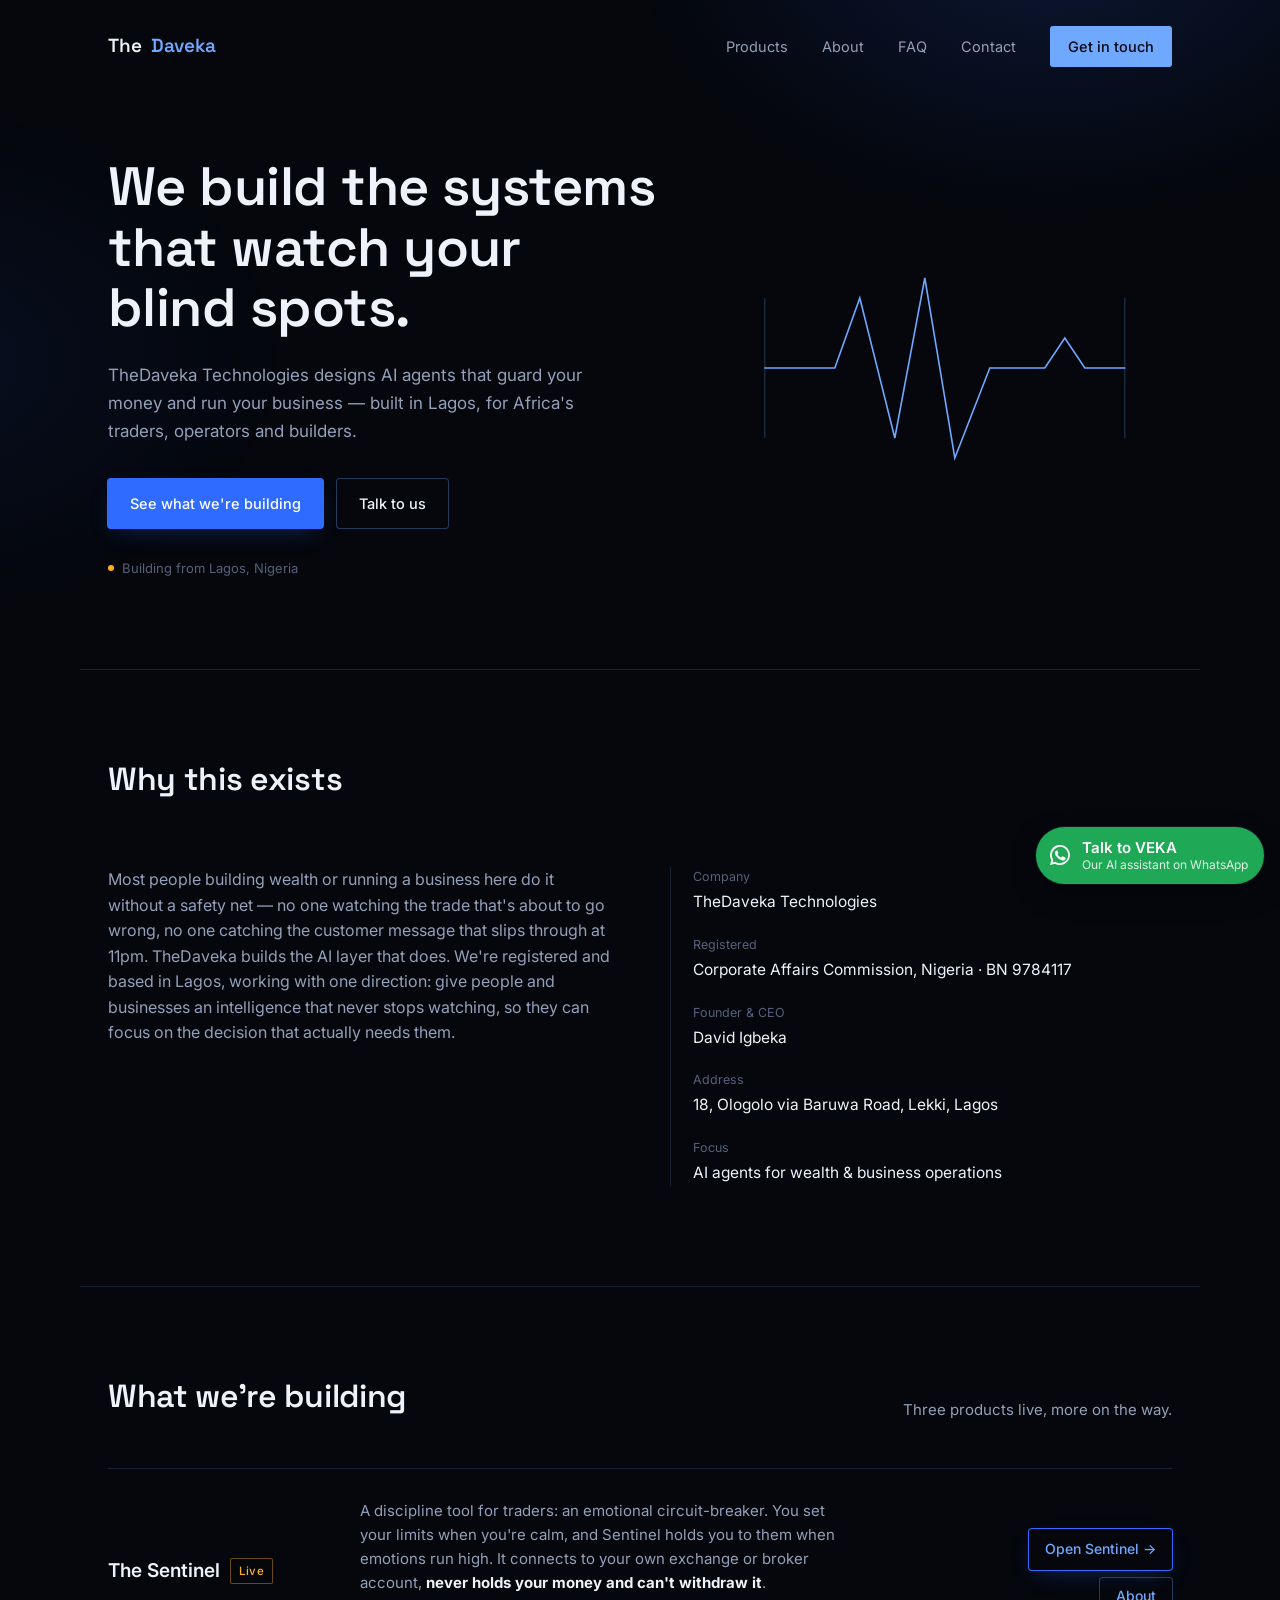
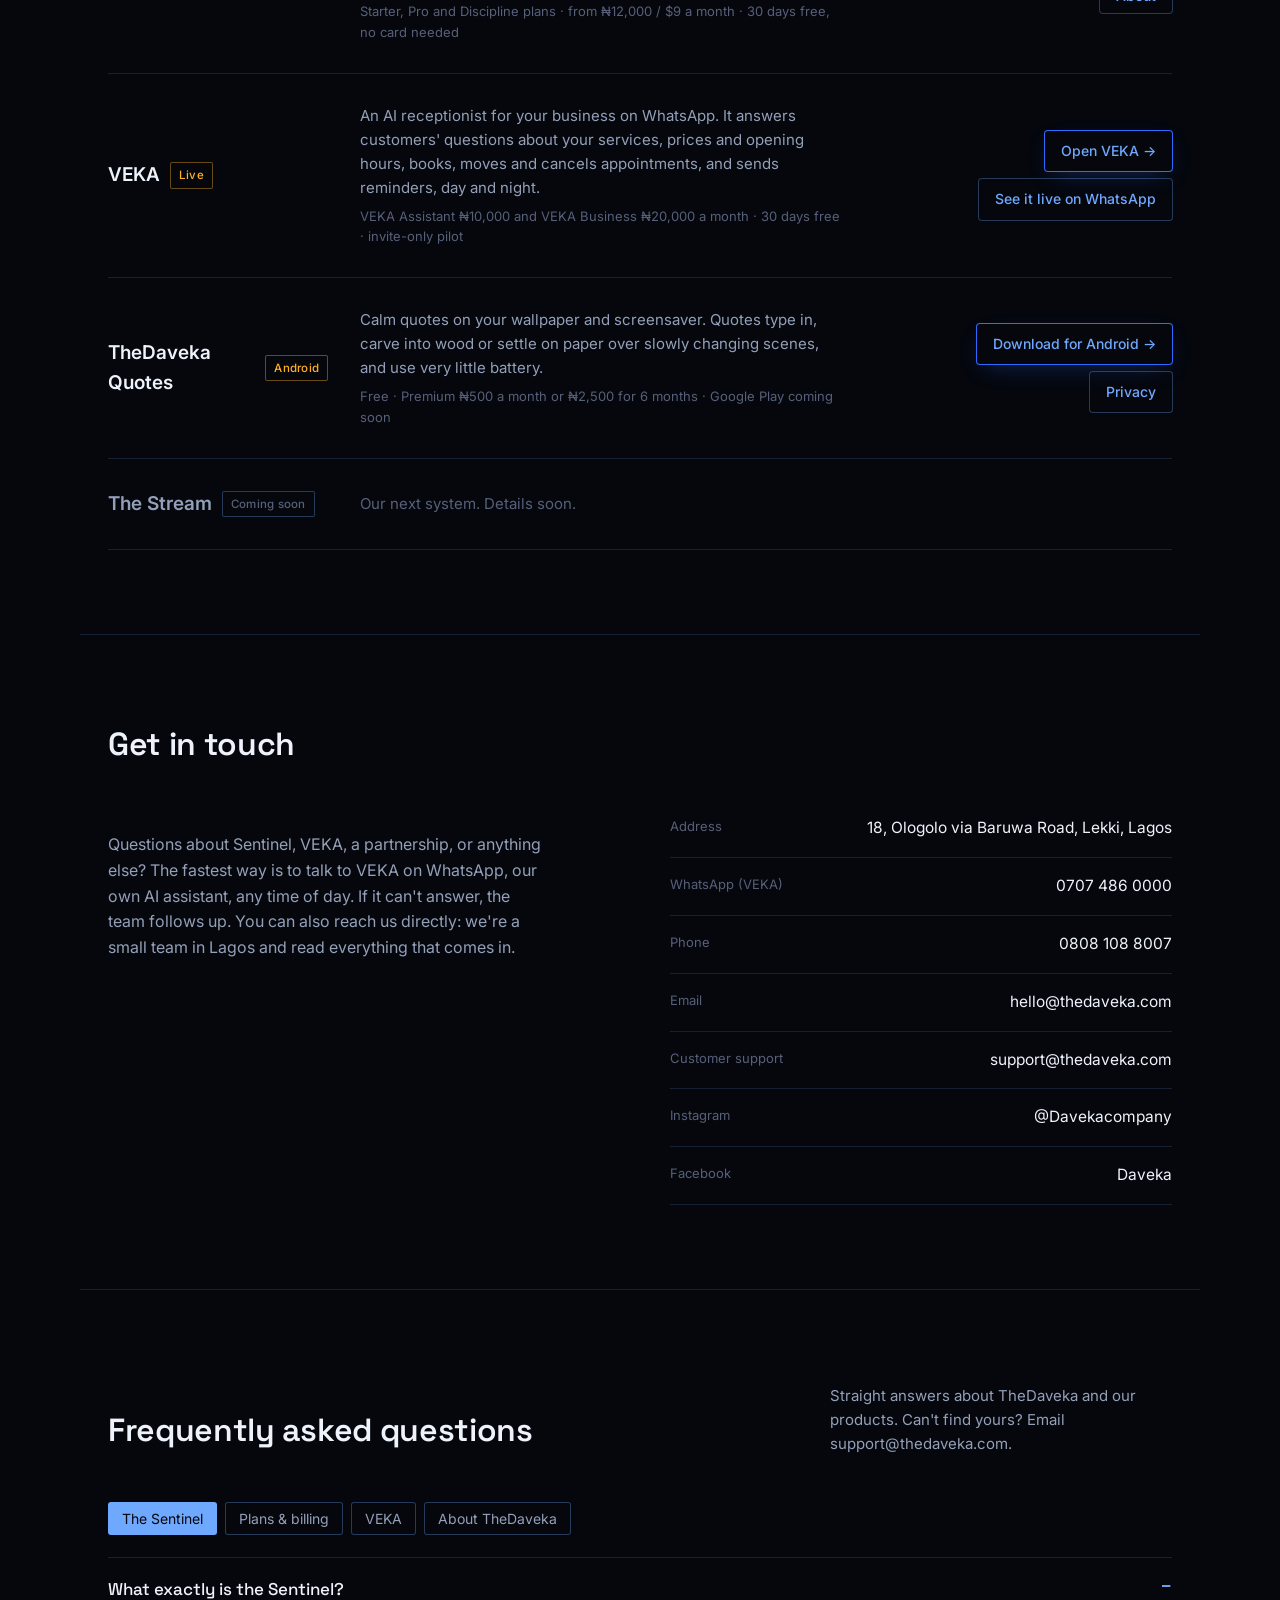
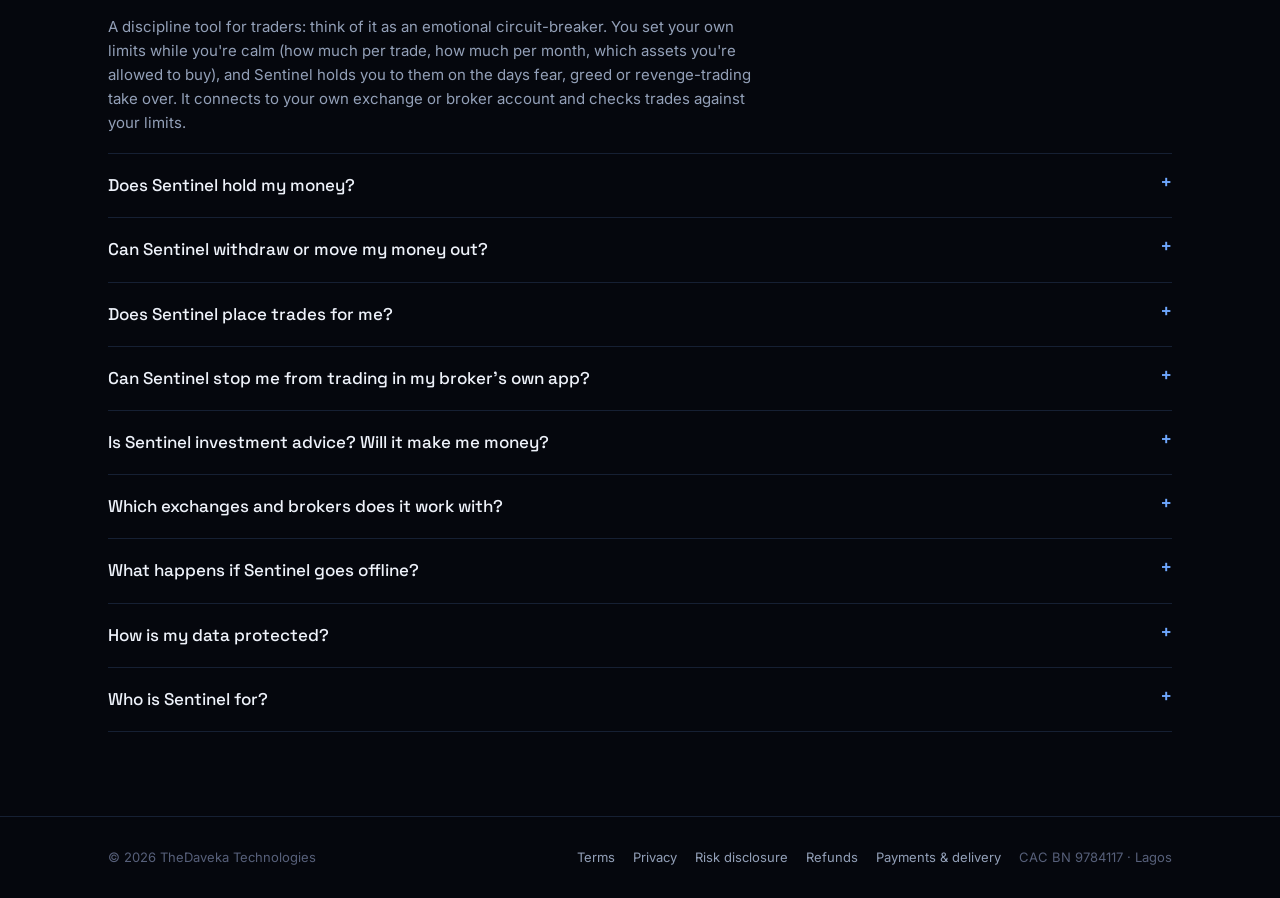
<file: index.html>
<!DOCTYPE html>
<html lang="en">
<head>
<meta charset="UTF-8">
<meta name="viewport" content="width=device-width, initial-scale=1.0">
<title>TheDaveka Technologies — AI systems built to watch what matters</title>
<meta name="description" content="TheDaveka Technologies builds AI agents that guard your money and run your business. Based in Lagos, Nigeria.">
<link rel="icon" type="image/png" sizes="32x32" href="/favicon-32.png?v=3">
<link rel="icon" type="image/png" sizes="64x64" href="/favicon-64.png?v=3">
<link rel="apple-touch-icon" href="/apple-touch-icon.png">
<link rel="preconnect" href="https://fonts.googleapis.com">
<link rel="preconnect" href="https://fonts.gstatic.com" crossorigin>
<link href="https://fonts.googleapis.com/css2?family=Space+Grotesk:wght@400;500;600;700&family=Inter:wght@400;500;600&display=swap" rel="stylesheet">
<style>
  :root{
    --bg: #05070d;
    --bg-panel: #0a1120;
    --bg-panel-2: #0c1424;
    --rule: rgba(111,168,255,0.16);
    --rule-strong: rgba(111,168,255,0.32);
    --electric: #2f6bff;
    --electric-bright: #6fa8ff;
    --glow: rgba(47,107,255,0.35);
    --live: #ffb020;
    --text: #eef2fa;
    --text-muted: #93a0b8;
    --text-faint: #57607a;
    --max: 1120px;
  }
  *{ box-sizing: border-box; }
  html{ scroll-behavior: smooth; }
  body{
    margin:0; background: var(--bg); color: var(--text);
    font-family: 'Inter', -apple-system, sans-serif;
    font-size: 16px; line-height: 1.6; -webkit-font-smoothing: antialiased;
  }
  h1, h2, h3, .wordmark{ font-family: 'Space Grotesk', sans-serif; margin: 0; letter-spacing: -0.01em; }
  a{ color: inherit; text-decoration: none; }
  .wrap{ max-width: var(--max); margin: 0 auto; padding: 0 28px; }
  .ambient{
    position: fixed; inset: 0; z-index: 0; pointer-events: none;
    background:
      radial-gradient(700px 480px at 82% -8%, rgba(47,107,255,0.16), transparent 60%),
      radial-gradient(600px 420px at -6% 40%, rgba(47,107,255,0.08), transparent 60%);
  }
  header, main, footer{ position: relative; z-index: 1; }
  header{
    display:flex; align-items:center; justify-content:space-between;
    padding: 26px 28px; max-width: var(--max); margin: 0 auto;
  }
  .wordmark{ font-size: 19px; font-weight: 600; color: var(--text); display:flex; align-items:center; gap: 10px; }
  .wordmark span{ color: var(--electric-bright); }
  nav.links{ display:flex; align-items:center; gap: 34px; }
  nav.links a{ font-size: 14.5px; color: var(--text-muted); transition: color .15s ease; }
  nav.links a:hover{ color: var(--text); }
  nav.links a.cta{ color: var(--bg); background: var(--electric-bright); padding: 9px 18px; border-radius: 3px; font-weight: 500; }
  nav.links a.cta:hover{ background: #85b6ff; }
  .nav-toggle{ display:none; background:none; border:none; color: var(--text); font-size: 22px; cursor:pointer; }
  .hero{
    max-width: var(--max); margin: 0 auto; padding: 64px 28px 90px;
    display: grid; grid-template-columns: 1.1fr 0.9fr; gap: 56px; align-items: center;
  }
  .hero h1{ font-size: clamp(34px, 4.6vw, 54px); font-weight: 600; line-height: 1.12; color: var(--text); }
  .hero p.lede{ margin-top: 22px; max-width: 46ch; color: var(--text-muted); font-size: 17px; line-height: 1.65; }
  .hero .actions{ margin-top: 34px; display: flex; gap: 14px; flex-wrap: wrap; }
  .btn{ display: inline-block; padding: 13px 22px; border-radius: 3px; font-size: 14.5px; font-weight: 500; transition: all .15s ease; cursor: pointer; border: none; font-family: inherit; }
  .btn-primary{ background: var(--electric); color: #fff; box-shadow: 0 0 0 1px var(--electric), 0 8px 24px -8px var(--glow); }
  .btn-primary:hover{ background: var(--electric-bright); box-shadow: 0 0 0 1px var(--electric-bright), 0 8px 28px -6px var(--glow); }
  .btn-ghost{ color: var(--text); box-shadow: 0 0 0 1px var(--rule-strong); background: transparent; }
  .btn-ghost:hover{ box-shadow: 0 0 0 1px var(--electric-bright); }
  .btn-small{ padding: 9px 16px; font-size: 13px; }
  .hero .locale{ margin-top: 30px; font-size: 13px; color: var(--text-faint); display:flex; align-items:center; gap: 8px; }
  .dot{ width:6px; height:6px; border-radius:50%; background: var(--live); display:inline-block; flex-shrink:0; }
  .signal{ position: relative; height: 260px; }
  .signal svg{ width: 100%; height: 100%; display:block; }
  .signal-line{ fill:none; stroke: var(--electric-bright); stroke-width: 1.6; stroke-linecap: round; stroke-dasharray: 900; stroke-dashoffset: 900; animation: draw 2.2s ease-out forwards; }
  .rail{ stroke: var(--rule-strong); stroke-width: 1; }
  @keyframes draw{ to{ stroke-dashoffset: 0; } }
  @media (prefers-reduced-motion: reduce){ .signal-line{ animation: none; stroke-dashoffset: 0; } }
  section{ max-width: var(--max); margin: 0 auto; padding: 84px 28px; border-top: 1px solid var(--rule); }
  section > .head{ display:flex; justify-content: space-between; align-items: flex-end; gap: 24px; margin-bottom: 46px; }
  section h2{ font-size: clamp(24px, 3vw, 32px); font-weight: 600; }
  section .head p{ color: var(--text-muted); max-width: 38ch; font-size: 15px; margin: 10px 0 0; }
  .about-grid{ display:grid; grid-template-columns: 1fr 1fr; gap: 60px; }
  .about-grid p{ color: var(--text-muted); font-size: 16px; max-width: 52ch; }
  .facts{ display:flex; flex-direction: column; gap: 20px; padding-left: 22px; border-left: 1px solid var(--rule); }
  .facts dt{ font-size: 12.5px; color: var(--text-faint); margin-bottom: 3px; }
  .facts dd{ margin:0; font-size: 15.5px; color: var(--text); }
  .product-list{ border-top: 1px solid var(--rule); }
  .product{ display: grid; grid-template-columns: 220px 1fr auto; gap: 32px; align-items: center; padding: 30px 0; border-bottom: 1px solid var(--rule); position: relative; }
  .product .name{ display:flex; align-items:center; gap: 10px; font-size: 19px; font-weight: 600; }
  .status{ font-size: 11.5px; font-weight: 500; padding: 4px 9px; border-radius: 2px; letter-spacing: 0.02em; }
  .status.live{ color: var(--live); box-shadow: inset 0 0 0 1px rgba(255,176,32,0.4); }
  .status.soon{ color: var(--text-faint); box-shadow: inset 0 0 0 1px var(--rule-strong); }
  .product .desc{ color: var(--text-muted); font-size: 15px; max-width: 54ch; }
  .product .desc .meta{ display:block; margin-top: 6px; color: var(--text-faint); font-size: 13px; }
  .product .action{ display:flex; flex-direction: column; gap: 8px; align-items: flex-end; }
  .product .action a, .product .action button{ font-size: 14px; color: var(--electric-bright); white-space: nowrap; background:none; }
  .product .action a:hover, .product .action button:hover{ color: #fff; }
  .product.dim .name, .product.dim .desc{ color: var(--text-faint); }
  .product.dim .name{ color: var(--text-muted); }
  .sentinel-charts{ position: absolute; right: 0; top: 0; bottom: 0; width: 260px; opacity: 0.16; pointer-events: none; overflow: hidden; display:flex; }
  .sentinel-charts img{ height: 100%; width: auto; object-fit: cover; }
  @media (max-width: 860px){ .sentinel-charts{ display:none; } }
  .contact-grid{ display:grid; grid-template-columns: 1fr 1fr; gap: 60px; }
  .contact-grid p{ color: var(--text-muted); font-size: 16px; max-width: 44ch; }
  .contact-list{ list-style:none; margin:0; padding:0; }
  .contact-list li{ padding: 16px 0; border-bottom: 1px solid var(--rule); display:flex; justify-content: space-between; gap: 20px; }
  .contact-list li:first-child{ padding-top: 0; }
  .contact-list .label{ color: var(--text-faint); font-size: 13px; }
  .contact-list .value{ font-size: 15.5px; text-align:right; }
  .contact-list a.value:hover{ color: var(--electric-bright); }
  footer{ border-top: 1px solid var(--rule); }
  footer .wrap{ padding: 30px 28px; display:flex; justify-content: space-between; align-items:center; font-size: 13px; color: var(--text-faint); }
  .footer-brand{ display:flex; align-items:center; gap:8px; }
  .footer-mark{ height:16px; width:auto; opacity:0.8; }

  .footer-links{ display:flex; gap:18px; flex-wrap:wrap; align-items:center; }
  .footer-links a{ color: var(--text-muted); }
  .footer-links a:hover{ color: var(--text); }
  .faq-tabs{ display:flex; gap:8px; flex-wrap:wrap; margin-bottom: 22px; }
  .faq-tab{ background:none; border:none; font-family:inherit; font-size:14px; color: var(--text-muted); padding: 8px 14px; border-radius: 3px; box-shadow: inset 0 0 0 1px var(--rule-strong); cursor:pointer; }
  .faq-tab:hover{ color: var(--text); }
  .faq-tab.on{ color: var(--bg); background: var(--electric-bright); box-shadow:none; }
  .faq-group{ display:none; border-top: 1px solid var(--rule); }
  .faq-group.on{ display:block; }
  .faq-group details{ border-bottom: 1px solid var(--rule); padding: 18px 0; }
  .faq-group summary{ cursor:pointer; font-family:'Space Grotesk',sans-serif; font-size: 17px; font-weight: 500; list-style:none; display:flex; justify-content:space-between; gap:20px; }
  .faq-group summary::-webkit-details-marker{ display:none; }
  .faq-group summary::after{ content:'+'; color: var(--electric-bright); font-size: 20px; line-height:1; }
  .faq-group details[open] summary::after{ content:'\2212'; }
  .faq-group details p, .faq-group details ul{ color: var(--text-muted); font-size: 15px; max-width: 72ch; margin: 12px 0 0; }
  .faq-group details ul{ padding-left: 20px; }
  .faq-group details a{ color: var(--electric-bright); }
  .faq-group details strong{ color: var(--text); }
  @media (max-width: 860px){ footer .wrap{ flex-direction:column; align-items:flex-start; gap:12px; } }

  /* Modal */
  .modal-overlay{
    position: fixed; inset: 0; z-index: 50; background: rgba(2,3,7,0.72);
    display: none; align-items: flex-start; justify-content: center;
    padding: 60px 20px; overflow-y: auto; backdrop-filter: blur(3px);
  }
  .modal-overlay.open{ display: flex; }
  .modal{
    background: var(--bg-panel); border: 1px solid var(--rule-strong); border-radius: 6px;
    max-width: 640px; width: 100%; padding: 40px 36px 36px; position: relative;
    box-shadow: 0 30px 80px -20px rgba(0,0,0,0.6);
    animation: modalIn .25s ease-out;
  }
  @keyframes modalIn{ from{ opacity:0; transform: translateY(8px);} to{opacity:1; transform:translateY(0);} }
  @media (prefers-reduced-motion: reduce){ .modal{ animation: none; } }
  .modal-close{
    position: absolute; top: 20px; right: 20px; background: none; border: none;
    color: var(--text-faint); font-size: 22px; cursor: pointer; line-height: 1; padding: 4px;
  }
  .modal-close:hover{ color: var(--text); }
  .modal .status.live{ display:inline-block; margin-bottom: 14px; }
  .modal h3{ font-size: 26px; font-weight: 600; margin-bottom: 6px; }
  .modal .sub{ color: var(--text-muted); font-size: 15px; margin-bottom: 28px; }
  .modal h4{
    font-family: 'Space Grotesk', sans-serif; font-size: 13px; font-weight: 600;
    color: var(--electric-bright); text-transform: uppercase; letter-spacing: 0.06em;
    margin: 26px 0 10px;
  }
  .modal h4:first-of-type{ margin-top: 0; }
  .modal p{ color: var(--text-muted); font-size: 15px; line-height: 1.65; margin: 0; }
  .modal ul{ margin: 0; padding-left: 20px; color: var(--text-muted); font-size: 15px; line-height: 1.7; }
  .modal ul li{ margin-bottom: 6px; }
  .modal ol{ margin: 0; padding-left: 20px; color: var(--text-muted); font-size: 15px; line-height: 1.7; }
  .modal ol li{ margin-bottom: 8px; }
  .modal ol li strong{ color: var(--text); }

  @media (max-width: 860px){
    nav.links{
      position: fixed; inset: 64px 0 0 0; background: var(--bg); flex-direction: column;
      align-items: flex-start; padding: 30px 28px; gap: 22px; border-top: 1px solid var(--rule);
      transform: translateY(-8px); opacity: 0; pointer-events: none; transition: all .18s ease;
    }
    nav.links.open{ opacity:1; pointer-events:auto; transform: translateY(0); }
    .nav-toggle{ display:block; }
    .hero{ grid-template-columns: 1fr; padding-top: 40px; }
    .signal{ order:-1; height: 180px; }
    .about-grid, .contact-grid{ grid-template-columns: 1fr; gap: 40px; }
    .facts{ border-left:none; border-top: 1px solid var(--rule); padding-left:0; padding-top: 22px; }
    .product{ grid-template-columns: 1fr; gap: 10px; }
    .product .action{ align-items: flex-start; margin-top: 4px; }
    section{ padding: 60px 24px; }
    section > .head{ flex-direction:column; align-items:flex-start; }
    .modal{ padding: 30px 22px 26px; }
  }
  .wa-float{ position: fixed; right: 16px; bottom: 16px; z-index: 50; display: inline-flex; align-items: center; gap: 10px;
    padding: 12px 16px 12px 12px; border-radius: 999px; background: #1fa855; color: #fff; text-decoration: none;
    font-weight: 600; font-size: 15px; box-shadow: 0 10px 30px -8px rgba(0,0,0,.6), 0 0 0 1px rgba(255,255,255,.08); }
  .wa-float:hover{ background: #23c062; }
  .wa-float svg{ width: 24px; height: 24px; flex: none; }
  .wa-float small{ display: block; font-weight: 400; font-size: 12px; opacity: .85; line-height: 1.2; }
  .wa-float span{ line-height: 1.25; }
  @media (max-width: 520px){ .wa-float small{ display: none; } }
</style>
</head>
<body>

<div class="ambient"></div>

<header>
  <a href="#top" class="wordmark">The<span>Daveka</span></a>
  <button class="nav-toggle" aria-label="Toggle menu" onclick="document.querySelector('nav.links').classList.toggle('open')">&#9776;</button>
  <nav class="links">
    <a href="#products">Products</a>
    <a href="#about">About</a>
    <a href="#faq">FAQ</a>
    <a href="#contact">Contact</a>
    <a href="#contact" class="cta">Get in touch</a>
  </nav>
</header>

<main id="top">

  <div class="hero">
    <div>
      <h1>We build the systems that watch your blind spots.</h1>
      <p class="lede">TheDaveka Technologies designs AI agents that guard your money and run your business — built in Lagos, for Africa's traders, operators and builders.</p>
      <div class="actions">
        <a href="#products" class="btn btn-primary">See what we're building</a>
        <a href="#contact" class="btn btn-ghost">Talk to us</a>
      </div>
      <div class="locale"><span class="dot"></span> Building from Lagos, Nigeria</div>
    </div>

    <div class="signal">
      <svg viewBox="0 0 400 260" preserveAspectRatio="xMidYMid meet">
        <line class="rail" x1="20" y1="60" x2="20" y2="200"></line>
        <line class="rail" x1="380" y1="60" x2="380" y2="200"></line>
        <path class="signal-line" d="M 20 130 L 90 130 L 115 60 L 150 200 L 180 40 L 210 220 L 245 130 L 300 130 L 320 100 L 340 130 L 380 130"></path>
      </svg>
    </div>
  </div>

  <section id="about">
    <div class="head"><h2>Why this exists</h2></div>
    <div class="about-grid">
      <p>Most people building wealth or running a business here do it without a safety net — no one watching the trade that's about to go wrong, no one catching the customer message that slips through at 11pm. TheDaveka builds the AI layer that does. We're registered and based in Lagos, working with one direction: give people and businesses an intelligence that never stops watching, so they can focus on the decision that actually needs them.</p>
      <dl class="facts">
        <div><dt>Company</dt><dd>TheDaveka Technologies</dd></div>
        <div><dt>Registered</dt><dd>Corporate Affairs Commission, Nigeria &middot; BN 9784117</dd></div>
        <div><dt>Founder &amp; CEO</dt><dd>David Igbeka</dd></div>
        <div><dt>Address</dt><dd>18, Ologolo via Baruwa Road, Lekki, Lagos</dd></div>
        <div><dt>Focus</dt><dd>AI agents for wealth &amp; business operations</dd></div>
      </dl>
    </div>
  </section>

  <section id="products">
    <div class="head">
      <h2>What we're building</h2>
      <p>Three products live, more on the way.</p>
    </div>

    <div class="product-list">
      <div class="product">
        <div class="name">The Sentinel <span class="status live">Live</span></div>
        <div class="desc">A discipline tool for traders: an emotional circuit-breaker. You set your limits when you're calm, and Sentinel holds you to them when emotions run high. It connects to your own exchange or broker account, <strong style="color:var(--text)">never holds your money and can't withdraw it</strong>.
          <span class="meta">Starter, Pro and Discipline plans &middot; from &#8358;12,000 / $9 a month &middot; 30 days free, no card needed</span>
        </div>
        <div class="action">
          <a class="btn btn-primary btn-small" href="/app">Open Sentinel &rarr;</a>
          <button class="btn btn-ghost btn-small" onclick="document.getElementById('sentinel-modal').classList.add('open'); document.body.style.overflow='hidden';">About</button>
        </div>
      </div>

      <div class="product">
        <div class="name">VEKA <span class="status live">Live</span></div>
        <div class="desc">An AI receptionist for your business on WhatsApp. It answers customers' questions about your services, prices and opening hours, books, moves and cancels appointments, and sends reminders, day and night.
          <span class="meta">VEKA Assistant &#8358;10,000 and VEKA Business &#8358;20,000 a month &middot; 30 days free &middot; invite-only pilot</span>
        </div>
        <div class="action">
          <a class="btn btn-primary btn-small" href="https://veka.thedaveka.com">Open VEKA &rarr;</a>
          <a class="btn btn-ghost btn-small" href="https://wa.me/2347074860000?text=Hi%20VEKA%2C%20I%27d%20like%20to%20try%20VEKA%20for%20my%20business" target="_blank" rel="noopener">See it live on WhatsApp</a>
        </div>
      </div>

      <div class="product">
        <div class="name">TheDaveka Quotes <span class="status live">Android</span></div>
        <div class="desc">Calm quotes on your wallpaper and screensaver. Quotes type in, carve into wood or settle on paper over slowly changing scenes, and use very little battery.
          <span class="meta">Free &middot; Premium &#8358;500 a month or &#8358;2,500 for 6 months &middot; Google Play coming soon</span>
        </div>
        <div class="action">
          <a class="btn btn-primary btn-small" href="/quotes">Download for Android &rarr;</a>
          <a class="btn btn-ghost btn-small" href="/quotes-privacy">Privacy</a>
        </div>
      </div>

      <div class="product dim">
        <div class="name">The Stream <span class="status soon">Coming soon</span></div>
        <div class="desc">Our next system. Details soon.</div>
        <div class="action"></div>
      </div>
    </div>
  </section>

  <section id="contact">
    <div class="head"><h2>Get in touch</h2></div>
    <div class="contact-grid">
      <p>Questions about Sentinel, VEKA, a partnership, or anything else? The fastest way is to <a href="https://wa.me/2347074860000?text=Hi%20VEKA%2C%20I%27d%20like%20to%20know%20more%20about%20TheDaveka" target="_blank" rel="noopener">talk to VEKA on WhatsApp</a>, our own AI assistant, any time of day. If it can't answer, the team follows up. You can also reach us directly: we're a small team in Lagos and read everything that comes in.</p>
      <ul class="contact-list">
        <li><span class="label">Address</span><span class="value">18, Ologolo via Baruwa Road, Lekki, Lagos</span></li>
        <li><span class="label">WhatsApp (VEKA)</span><a class="value" href="https://wa.me/2347074860000?text=Hi%20VEKA%2C%20I%27d%20like%20to%20know%20more%20about%20TheDaveka" target="_blank" rel="noopener">0707 486 0000</a></li>
        <li><span class="label">Phone</span><a class="value" href="tel:+2348081088007">0808 108 8007</a></li>
        <li><span class="label">Email</span><a class="value" href="mailto:hello@thedaveka.com">hello@thedaveka.com</a></li>
        <li><span class="label">Customer support</span><a class="value" href="mailto:support@thedaveka.com">support@thedaveka.com</a></li>
        <li><span class="label">Instagram</span><a class="value" href="https://instagram.com/Davekacompany" target="_blank" rel="noopener">@Davekacompany</a></li>
        <li><span class="label">Facebook</span><a class="value" href="https://facebook.com/Daveka" target="_blank" rel="noopener">Daveka</a></li>
      </ul>
    </div>
  </section>

  <section id="faq">
    <div class="head">
      <h2>Frequently asked questions</h2>
      <p>Straight answers about TheDaveka and our products. Can't find yours? Email support@thedaveka.com.</p>
    </div>

    <div class="faq-tabs" role="tablist">
      <button class="faq-tab on" data-tab="faq-sentinel">The Sentinel</button>
      <button class="faq-tab" data-tab="faq-billing">Plans &amp; billing</button>
      <button class="faq-tab" data-tab="faq-veka">VEKA</button>
      <button class="faq-tab" data-tab="faq-general">About TheDaveka</button>
    </div>

    <div class="faq-group on" id="faq-sentinel">
      <details open><summary>What exactly is the Sentinel?</summary>
        <p>A discipline tool for traders: think of it as an emotional circuit-breaker. You set your own limits while you're calm (how much per trade, how much per month, which assets you're allowed to buy), and Sentinel holds you to them on the days fear, greed or revenge-trading take over. It connects to your own exchange or broker account and checks trades against your limits.</p></details>
      <details><summary>Does Sentinel hold my money?</summary>
        <p><strong>No. Never.</strong> Your money stays in your own exchange or broker account the whole time. Sentinel is software that connects to that account; it is not a wallet, bank, broker or fund, and we never receive, hold or manage your funds.</p></details>
      <details><summary>Can Sentinel withdraw or move my money out?</summary>
        <p><strong>No.</strong> Sentinel refuses any API key that has withdrawal permission. Where an exchange can't tell us a key's permissions, you must confirm the key can't withdraw before Sentinel will accept it. For MetaTrader, Sentinel only uses your read-only investor password. Even in the worst case, a Sentinel connection can't send your money anywhere.</p></details>
      <details><summary>Does Sentinel place trades for me?</summary>
        <p>Only if you allow it, and only inside your limits. You choose the access level when you connect:</p>
        <ul>
          <li><strong>Read-only:</strong> Sentinel watches your account and alerts you. It cannot place trades.</li>
          <li><strong>Trading access:</strong> Sentinel can place trades you approve with one tap. If you also switch on <strong>Autopilot</strong> (off by default), it may place at most one trade a day on its own, still inside every limit you've set.</li>
        </ul>
        <p>Any trade above your confirmation amount always waits for your fingerprint or passkey.</p></details>
      <details><summary>Can Sentinel stop me from trading in my broker's own app?</summary>
        <p>No, and we want to be upfront about that. Sentinel can't block a trade you place directly in your exchange or broker's own app or website. What it does is check your account for those trades and email you if one breaks your limits, so you see it straight away instead of finding out at the end of the month.</p></details>
      <details><summary>Is Sentinel investment advice? Will it make me money?</summary>
        <p>No and no. Sentinel's recommendations are generated automatically from market data and your own rules. They're not personal investment advice, and Sentinel doesn't predict markets or guarantee profits. Its job is to protect you from your worst decisions, not to promise returns. Trading is risky and you can lose money. See our <a href="/risk">Risk Disclosure</a>.</p></details>
      <details><summary>Which exchanges and brokers does it work with?</summary>
        <p>Through SnapTrade: Coinbase, Binance, Kraken, Alpaca, Robinhood, Webull and many more. By API key: KuCoin, Luno and Quidax. Monitoring only: MetaTrader 4/5 brokers such as Exness, HFM and FXTM, and Deriv. The full, current list is on the connect screen in the app.</p></details>
      <details><summary>What happens if Sentinel goes offline?</summary>
        <p>Nothing happens to your money. Your exchange or broker account keeps working normally; Sentinel just can't monitor or alert until it's back. It doesn't sit between you and your account.</p></details>
      <details><summary>How is my data protected?</summary>
        <p>API keys are encrypted before they're stored, passwords are stored only as one-way hashes, all traffic uses HTTPS, and you can protect your account with a fingerprint or passkey. We never sell your data. See our <a href="/privacy">Privacy Policy</a>.</p></details>
      <details><summary>Who is Sentinel for?</summary>
        <p>Retail traders and investors in crypto, stocks and forex who know their own rules but sometimes break them in the moment, in Nigeria and worldwide.</p></details>
    </div>

    <div class="faq-group" id="faq-billing">
      <details open><summary>How much does Sentinel cost?</summary>
        <p><strong>Starter</strong> ₦12,000 / $9 a month · <strong>Pro</strong> ₦40,000 / $29 a month · <strong>Discipline</strong> ₦90,000 / $69 a month. Starter covers your guardrails, one-tap recommendations, optional Autopilot and alerts. Pro adds an AI agent that explains every recommendation in plain language. Discipline adds staged plans that complete large trades in safe steps.</p></details>
      <details><summary>Is there a free trial?</summary>
        <p>Yes. Every new user, in Nigeria and abroad, can start any plan free for 30 days, with no card required. Nothing is charged when the trial ends; you only pay if you choose to continue. Founding Members on US-dollar pricing also keep the price they started on for as long as they stay subscribed.</p></details>
      <details><summary>How do I pay?</summary>
        <p>Naira payments go through Paystack (card, bank transfer and other local options). International card payments in US dollars are being added through Flutterwave. We never see or store your card details.</p></details>
      <details><summary>Can I cancel anytime? Do you give refunds?</summary>
        <p>You can cancel anytime in the app (Plans → "Update card or cancel subscription") or by emailing us. You keep access until the end of the month you've paid for and won't be charged again. Payments are non-refundable, except where the law requires it or you were charged in error. Full details: <a href="/refunds">Cancellation &amp; Refund Policy</a>.</p></details>
      <details><summary>Can I change plans?</summary>
        <p>Yes. Email support@thedaveka.com and we'll move you to the plan you want, without double-charging you.</p></details>
      <details><summary>How do I close my account?</summary>
        <p>Email support@thedaveka.com from your account's email address and we'll close it and delete your data, except records we must keep by law.</p></details>
    </div>

    <div class="faq-group" id="faq-veka">
      <details open><summary>What is VEKA?</summary>
        <p>VEKA is an AI receptionist that works on your business's WhatsApp. It answers customers' questions about your services, prices and opening hours, books, moves and cancels appointments, and sends reminders, day and night. Want to see it? <a href="https://wa.me/2347074860000?text=Hi%20VEKA%2C%20I%27d%20like%20to%20know%20more%20about%20TheDaveka" target="_blank" rel="noopener">Message VEKA on 0707 486 0000</a>: it answers TheDaveka's own enquiries.</p></details>
      <details><summary>Do I need a new phone number?</summary>
        <p>No. In most cases you connect the WhatsApp Business number you already use, from Settings in your VEKA dashboard, in a few clicks through Meta's official sign-in. You can keep using the WhatsApp Business app on your phone.</p></details>
      <details><summary>Will VEKA make things up?</summary>
        <p>VEKA answers only from what you give it: your business details, services and prices, opening hours, booking rules and your own notes (FAQs, policies, offers). If it doesn't know, it says the team will confirm instead of guessing.</p></details>
      <details><summary>How much does VEKA cost?</summary>
        <p>VEKA Assistant is &#8358;10,000 a month and VEKA Business &#8358;20,000 a month, after a 30-day free trial. Set-up and annual packages are quoted in writing before payment. Cancel anytime from Plan &amp; billing.</p></details>
      <details><summary>Is my customers' information safe?</summary>
        <p>VEKA uses the official WhatsApp Business Platform from Meta, encrypts the connection key it stores for your number, hides phone numbers and similar details before the AI sees a message, and never asks customers for personal details. Each business only sees its own customers.</p></details>
      <details><summary>How do I start?</summary>
        <p>VEKA is in an invite-only pilot. <a href="https://wa.me/2347074860000?text=Hi%20VEKA%2C%20I%27d%20like%20to%20try%20VEKA%20for%20my%20business" target="_blank" rel="noopener">Message VEKA on WhatsApp</a> or email hello@thedaveka.com with your business name, and we'll send you an invite.</p></details>
    </div>

    <div class="faq-group" id="faq-general">
      <details open><summary>Who is TheDaveka?</summary>
        <p>TheDaveka Technologies is a Nigerian technology company registered with the Corporate Affairs Commission (Business Name No. 9784117), founded and run by David Igbeka and based in Lekki, Lagos. We build AI systems that guard people's money and run businesses.</p></details>
      <details><summary>Is TheDaveka a broker, bank or investment company?</summary>
        <p>No. We make software. We don't hold customer money, take deposits, manage investments or give investment advice.</p></details>
      <details><summary>How do I contact you?</summary>
        <p>Email support@thedaveka.com for help with Sentinel, or hello@thedaveka.com for anything else. Call 0808 108 8007, or write to 18, Ologolo via Baruwa Road, Lekki, Lagos.</p></details>
    </div>
  </section>

</main>

<footer>
  <div class="wrap">
    <span class="footer-brand">&copy; 2026 TheDaveka Technologies</span>
    <span class="footer-links"><a href="/terms">Terms</a><a href="/privacy">Privacy</a><a href="/risk">Risk disclosure</a><a href="/refunds">Refunds</a><a href="/payments">Payments &amp; delivery</a><span>CAC BN 9784117 &middot; Lagos</span></span>
  </div>
</footer>

<!-- Sentinel About Modal -->
<div class="modal-overlay" id="sentinel-modal" onclick="if(event.target===this){this.classList.remove('open'); document.body.style.overflow='';}">
  <div class="modal">
    <button class="modal-close" aria-label="Close" onclick="document.getElementById('sentinel-modal').classList.remove('open'); document.body.style.overflow='';">&times;</button>
    <span class="status live">Live</span>
    <h3>The Sentinel</h3>
    <p class="sub">A discipline tool for traders, built to catch the moves your emotions would make for you.</p>

    <h4>What it is</h4>
    <p>Sentinel is an emotional circuit-breaker. You set your own limits while you're calm: how much per trade, how much per month, which assets you're allowed to buy. Sentinel connects to your own exchange or broker account and holds you to those limits, combining hard rules with AI judgment.</p>

    <h4>What it does</h4>
    <ul>
      <li>Reads your balances, holdings and trades, with your permission</li>
      <li>With read-only access, monitors your account and alerts you</li>
      <li>With trading access, places trades you approve, or Autopilot trades if you switch it on (at most one a day), <strong>only inside your limits</strong></li>
      <li>Emails you when a trade made outside Sentinel breaks your limits</li>
    </ul>

    <h4>What it never does</h4>
    <ul>
      <li><strong>Never holds your money.</strong> Your funds stay with your exchange or broker</li>
      <li><strong>Never withdraws or moves money out.</strong> It refuses API keys that can withdraw</li>
      <li>Doesn't give investment advice or promise profits</li>
      <li>Can't stop a trade you place directly in your broker's own app (it alerts you instead)</li>
    </ul>

    <h4>How to use it</h4>
    <ol>
      <li><strong>Connect your brokerage</strong> — one-time link to your existing account.</li>
      <li><strong>Set your guardrails</strong> — a per-transaction limit, a monthly allowance, and whether new asset classes are locked.</li>
      <li><strong>Let it watch</strong> — Sentinel monitors continuously, no manual checking required.</li>
      <li><strong>Review the log</strong> — every approved or blocked action comes with a plain-language reason.</li>
    </ol>

    <h4>Benefits</h4>
    <ul>
      <li>Removes emotional decision-making from high-stakes moments</li>
      <li>Full transparency — every action logged with its reasoning</li>
      <li>Works alongside you, not instead of you — you set the limits, it enforces them</li>
      <li>Scales from a single guardrail to full portfolio-wide discipline</li>
    </ul>

    <h4>Qualities</h4>
    <ul>
      <li>Hybrid intelligence — hard rules and AI judgment together, not one or the other</li>
      <li>Built for real accounts, with a live brokerage connection</li>
      <li>Always-on monitoring, nothing to remember to check</li>
      <li>Designed in Lagos for traders and operators who don't have a safety net</li>
    </ul>

    <p style="margin-top:24px"><a class="btn btn-primary" href="/app">Open Sentinel &rarr;</a></p>
  </div>
</div>

<a class="wa-float" href="https://wa.me/2347074860000?text=Hi%20VEKA%2C%20I%27d%20like%20to%20know%20more%20about%20TheDaveka" target="_blank" rel="noopener" aria-label="Talk to VEKA, our AI assistant, on WhatsApp">
  <svg viewBox="0 0 24 24" aria-hidden="true" fill="currentColor"><path d="M12 2a10 10 0 0 0-8.6 15.1L2 22l5-1.3A10 10 0 1 0 12 2Zm0 18.2a8.2 8.2 0 0 1-4.2-1.2l-.3-.2-3 .8.8-2.9-.2-.3A8.2 8.2 0 1 1 12 20.2Zm4.5-6.1c-.2-.1-1.5-.7-1.7-.8s-.4-.1-.6.1-.7.8-.8 1-.3.2-.5.1a6.7 6.7 0 0 1-3.3-2.9c-.3-.4.2-.4.7-1.4.1-.2 0-.3 0-.4l-.8-1.8c-.2-.5-.4-.4-.6-.4h-.5a1 1 0 0 0-.7.3 3 3 0 0 0-.9 2.2 5.2 5.2 0 0 0 1.1 2.7 11.8 11.8 0 0 0 4.5 4c1.7.7 2.3.8 3.2.6a2.7 2.7 0 0 0 1.8-1.2 2.2 2.2 0 0 0 .2-1.3c-.1-.1-.3-.2-.5-.3Z"/></svg>
  <span>Talk to VEKA<small>Our AI assistant on WhatsApp</small></span>
</a>

<script>
document.querySelectorAll('.faq-tab').forEach(function(b){b.addEventListener('click',function(){
  document.querySelectorAll('.faq-tab').forEach(function(x){x.classList.toggle('on',x===b)});
  document.querySelectorAll('.faq-group').forEach(function(g){g.classList.toggle('on',g.id===b.dataset.tab)});
});});
</script>
</body>
</html>
</file>
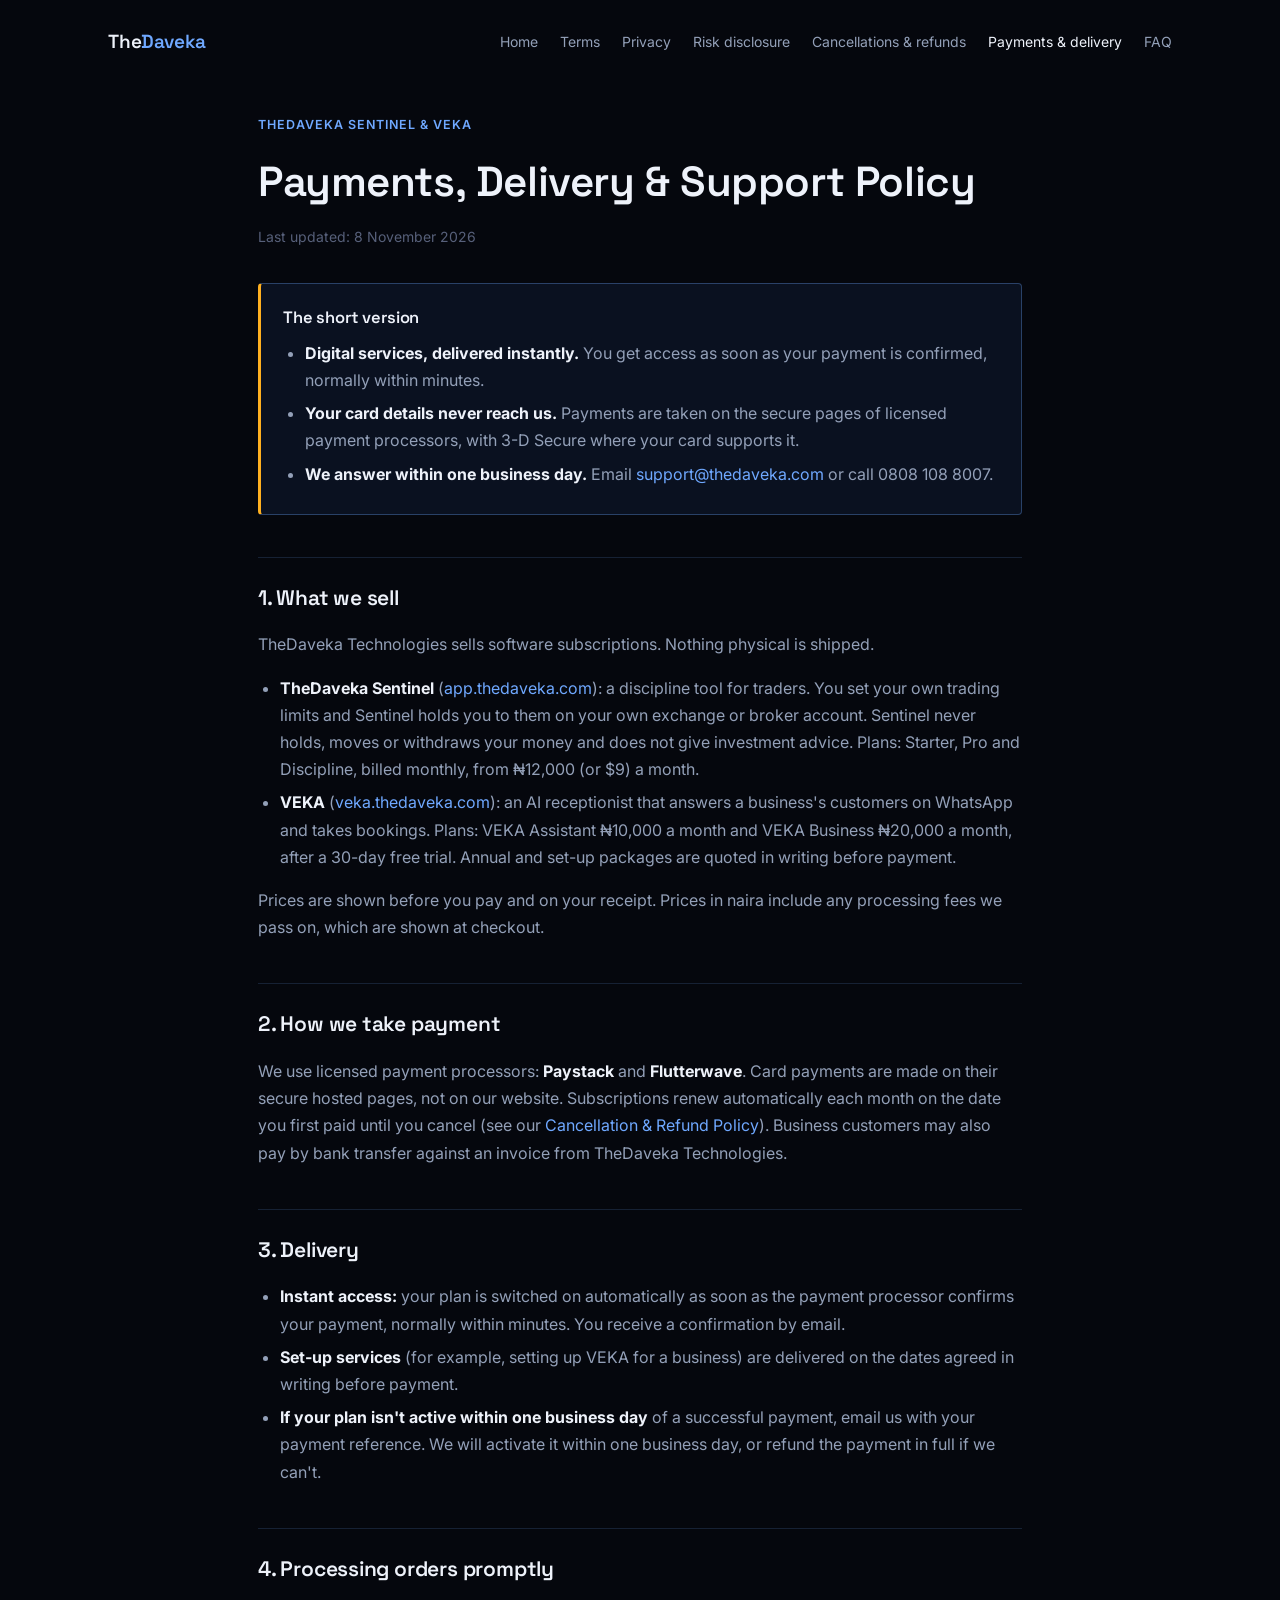
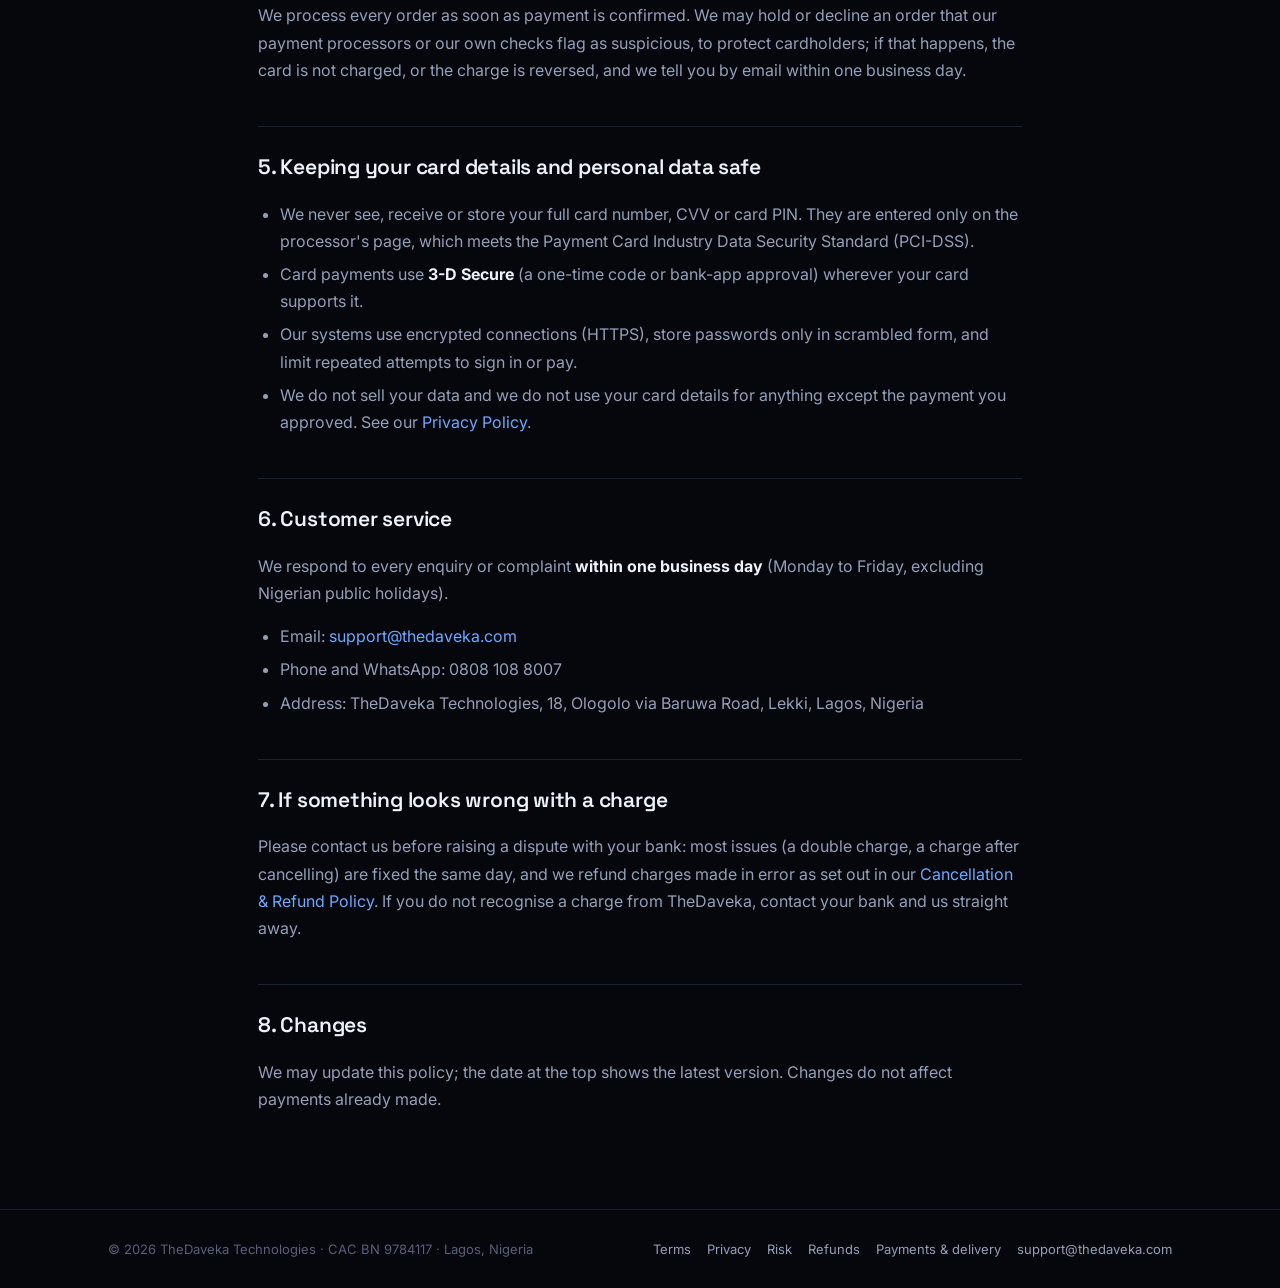
<file: payments.html>
<!DOCTYPE html>
<html lang="en">
<head>
<meta charset="UTF-8">
<meta name="viewport" content="width=device-width, initial-scale=1.0">
<title>Payments, Delivery &amp; Support Policy — TheDaveka Technologies</title>
<meta name="description" content="How we take payment, deliver our services, protect your card details and answer you within one business day.">
<link rel="icon" type="image/png" sizes="32x32" href="/favicon-32.png?v=3">
<link rel="apple-touch-icon" href="/apple-touch-icon.png">
<link rel="preconnect" href="https://fonts.googleapis.com">
<link rel="preconnect" href="https://fonts.gstatic.com" crossorigin>
<link href="https://fonts.googleapis.com/css2?family=Space+Grotesk:wght@500;600&family=Inter:wght@400;500;600&display=swap" rel="stylesheet">
<link rel="stylesheet" href="/legal.css?v=1">
</head>
<body>
<header>
  <a href="/" class="wordmark">The<span>Daveka</span></a>
  <nav><a href="/">Home</a><a href="/terms">Terms</a><a href="/privacy">Privacy</a><a href="/risk">Risk disclosure</a><a href="/refunds">Cancellations &amp; refunds</a><a href="/payments" class="on">Payments &amp; delivery</a><a href="/#faq">FAQ</a></nav>
</header>
<main>
<div class="kicker">TheDaveka Sentinel &amp; VEKA</div>
<h1>Payments, Delivery &amp; Support Policy</h1>
<div class="updated">Last updated: 8 November 2026</div>
<div class="callout"><h3>The short version</h3><ul>
<li><strong>Digital services, delivered instantly.</strong> You get access as soon as your payment is confirmed, normally within minutes.</li>
<li><strong>Your card details never reach us.</strong> Payments are taken on the secure pages of licensed payment processors, with 3-D Secure where your card supports it.</li>
<li><strong>We answer within one business day.</strong> Email <a href="mailto:support@thedaveka.com">support@thedaveka.com</a> or call 0808 108 8007.</li>
</ul></div>

<h2>1. What we sell</h2>
<p>TheDaveka Technologies sells software subscriptions. Nothing physical is shipped.</p>
<ul>
<li><strong>TheDaveka Sentinel</strong> (<a href="https://app.thedaveka.com">app.thedaveka.com</a>): a discipline tool for traders. You set your own trading limits and Sentinel holds you to them on your own exchange or broker account. Sentinel never holds, moves or withdraws your money and does not give investment advice. Plans: Starter, Pro and Discipline, billed monthly, from &#8358;12,000 (or $9) a month.</li>
<li><strong>VEKA</strong> (<a href="https://veka.thedaveka.com">veka.thedaveka.com</a>): an AI receptionist that answers a business's customers on WhatsApp and takes bookings. Plans: VEKA Assistant &#8358;10,000 a month and VEKA Business &#8358;20,000 a month, after a 30-day free trial. Annual and set-up packages are quoted in writing before payment.</li>
</ul>
<p>Prices are shown before you pay and on your receipt. Prices in naira include any processing fees we pass on, which are shown at checkout.</p>

<h2>2. How we take payment</h2>
<p>We use licensed payment processors: <strong>Paystack</strong> and <strong>Flutterwave</strong>. Card payments are made on their secure hosted pages, not on our website. Subscriptions renew automatically each month on the date you first paid until you cancel (see our <a href="/refunds">Cancellation &amp; Refund Policy</a>). Business customers may also pay by bank transfer against an invoice from TheDaveka Technologies.</p>

<h2>3. Delivery</h2>
<ul>
<li><strong>Instant access:</strong> your plan is switched on automatically as soon as the payment processor confirms your payment, normally within minutes. You receive a confirmation by email.</li>
<li><strong>Set-up services</strong> (for example, setting up VEKA for a business) are delivered on the dates agreed in writing before payment.</li>
<li><strong>If your plan isn't active within one business day</strong> of a successful payment, email us with your payment reference. We will activate it within one business day, or refund the payment in full if we can't.</li>
</ul>

<h2>4. Processing orders promptly</h2>
<p>We process every order as soon as payment is confirmed. We may hold or decline an order that our payment processors or our own checks flag as suspicious, to protect cardholders; if that happens, the card is not charged, or the charge is reversed, and we tell you by email within one business day.</p>

<h2>5. Keeping your card details and personal data safe</h2>
<ul>
<li>We never see, receive or store your full card number, CVV or card PIN. They are entered only on the processor's page, which meets the Payment Card Industry Data Security Standard (PCI-DSS).</li>
<li>Card payments use <strong>3-D Secure</strong> (a one-time code or bank-app approval) wherever your card supports it.</li>
<li>Our systems use encrypted connections (HTTPS), store passwords only in scrambled form, and limit repeated attempts to sign in or pay.</li>
<li>We do not sell your data and we do not use your card details for anything except the payment you approved. See our <a href="/privacy">Privacy Policy</a>.</li>
</ul>

<h2>6. Customer service</h2>
<p>We respond to every enquiry or complaint <strong>within one business day</strong> (Monday to Friday, excluding Nigerian public holidays).</p>
<ul>
<li>Email: <a href="mailto:support@thedaveka.com">support@thedaveka.com</a></li>
<li>Phone and WhatsApp: 0808 108 8007</li>
<li>Address: TheDaveka Technologies, 18, Ologolo via Baruwa Road, Lekki, Lagos, Nigeria</li>
</ul>

<h2>7. If something looks wrong with a charge</h2>
<p>Please contact us before raising a dispute with your bank: most issues (a double charge, a charge after cancelling) are fixed the same day, and we refund charges made in error as set out in our <a href="/refunds">Cancellation &amp; Refund Policy</a>. If you do not recognise a charge from TheDaveka, contact your bank and us straight away.</p>

<h2>8. Changes</h2>
<p>We may update this policy; the date at the top shows the latest version. Changes do not affect payments already made.</p>
</main>
<footer><div class="wrap">
  <span>&copy; 2026 TheDaveka Technologies &middot; CAC BN 9784117 &middot; Lagos, Nigeria</span>
  <span><a href="/terms">Terms</a><a href="/privacy">Privacy</a><a href="/risk">Risk</a><a href="/refunds">Refunds</a><a href="/payments">Payments &amp; delivery</a><a href="mailto:support@thedaveka.com">support@thedaveka.com</a></span>
</div></footer>
</body>
</html>
</file>
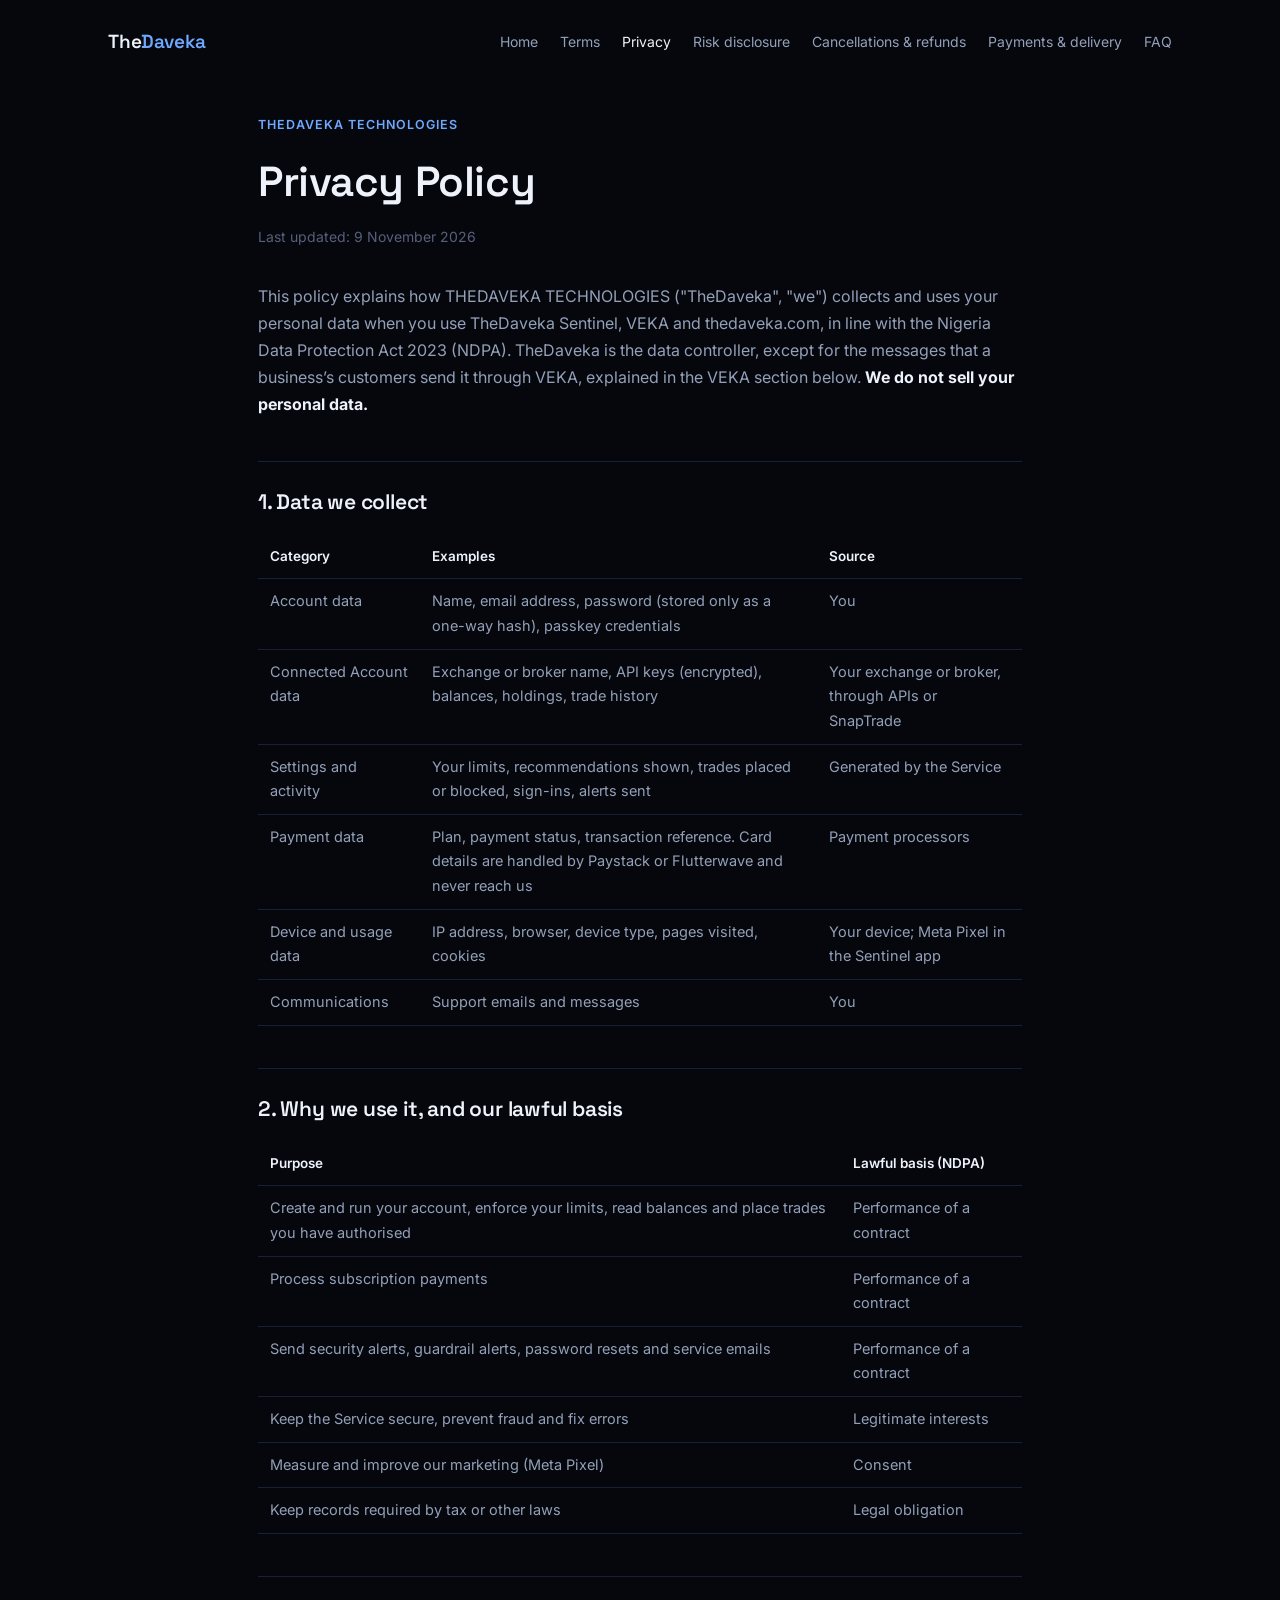
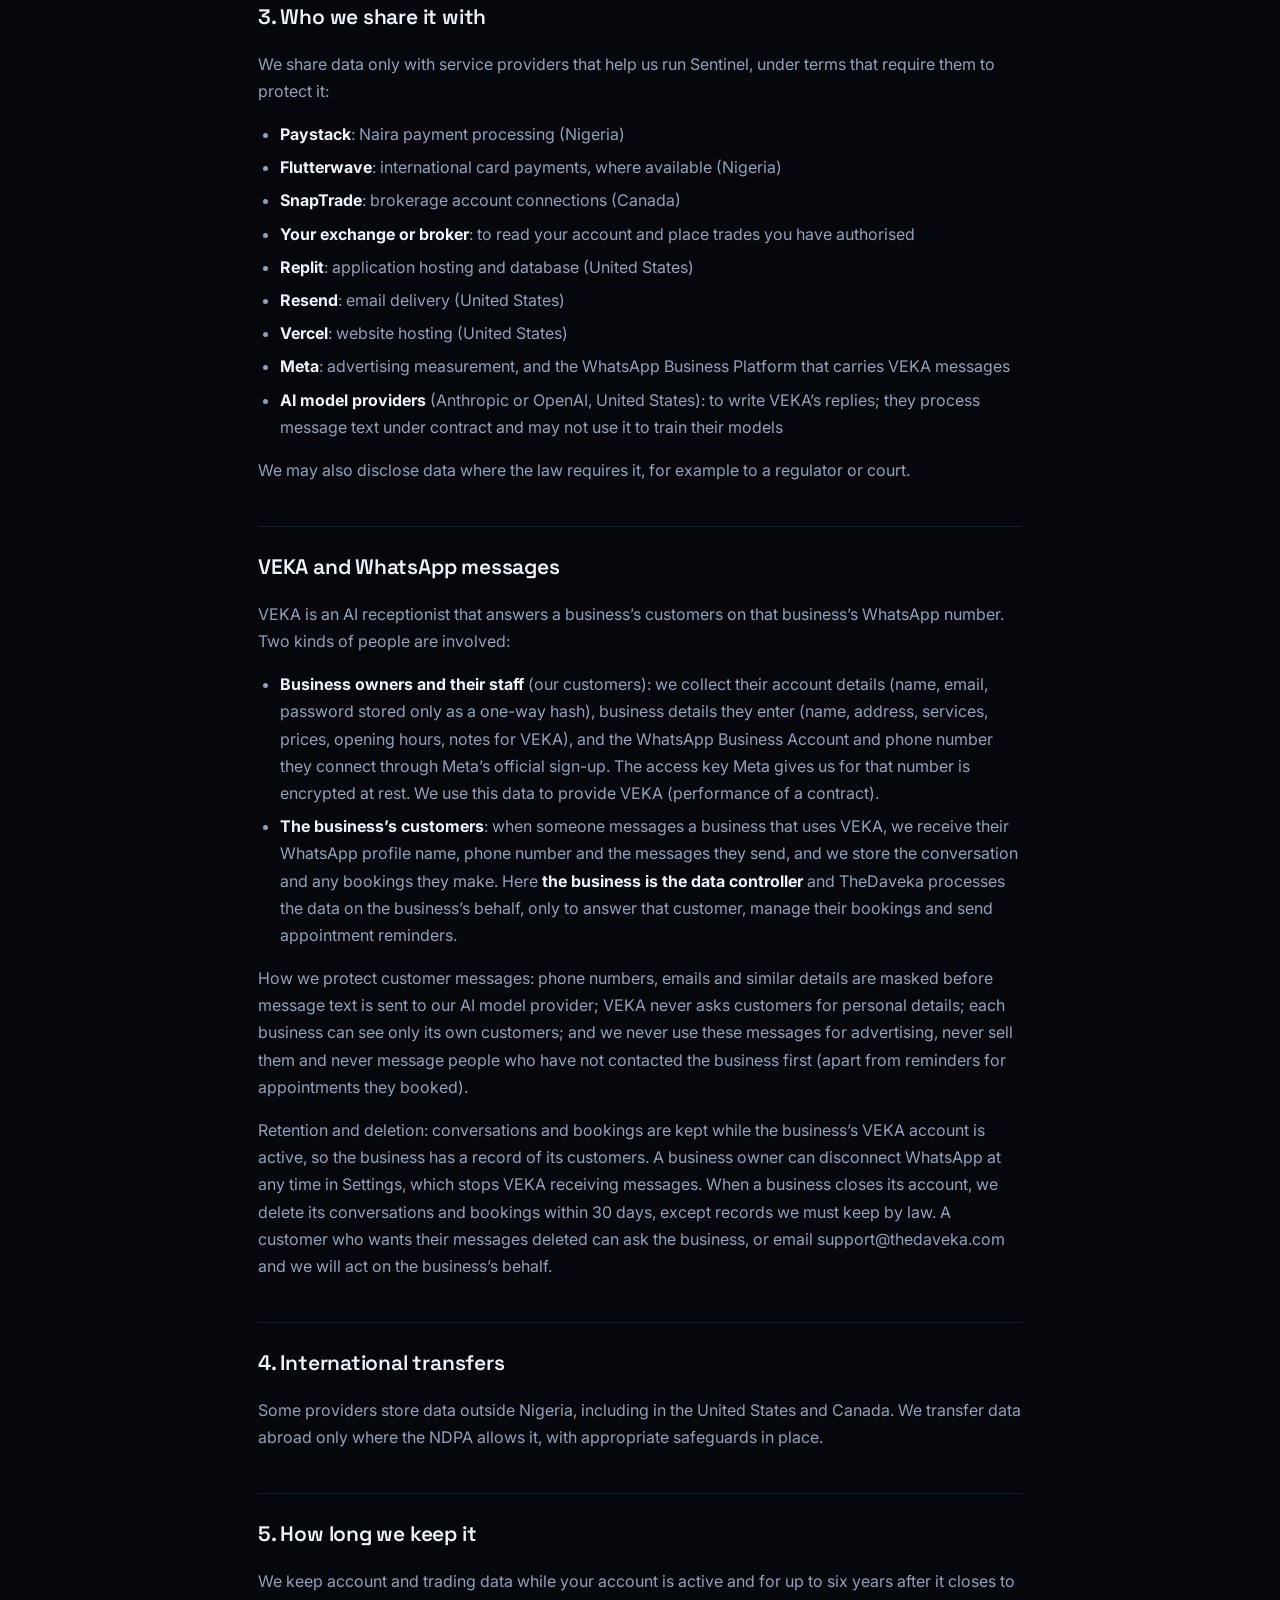
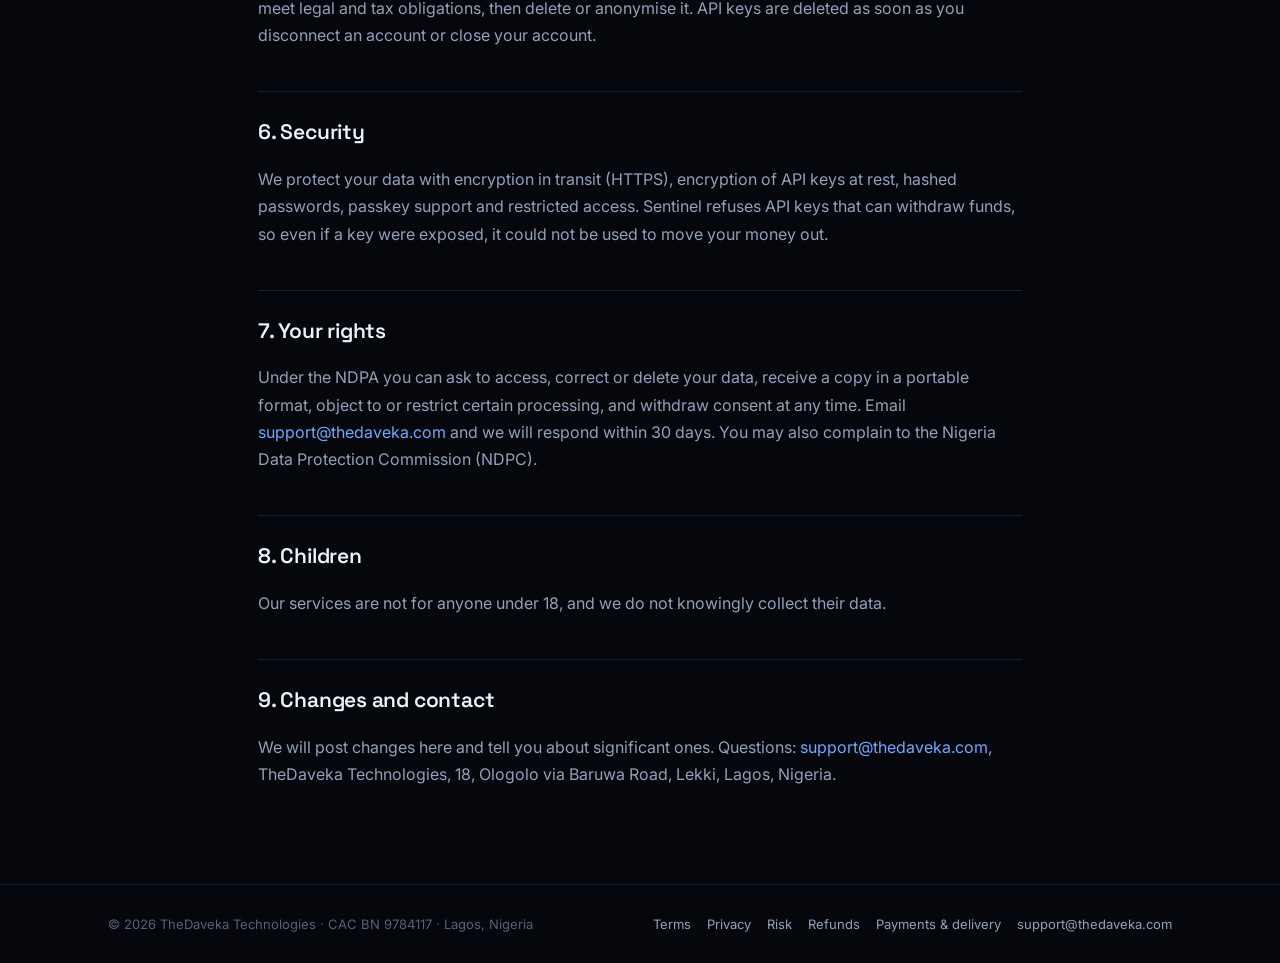
<file: privacy.html>
<!DOCTYPE html>
<html lang="en">
<head>
<meta charset="UTF-8">
<meta name="viewport" content="width=device-width, initial-scale=1.0">
<title>Privacy Policy — TheDaveka Technologies</title>
<meta name="description" content="How TheDaveka Technologies collects and uses personal data.">
<link rel="icon" type="image/png" sizes="32x32" href="/favicon-32.png?v=3">
<link rel="apple-touch-icon" href="/apple-touch-icon.png">
<link rel="preconnect" href="https://fonts.googleapis.com">
<link rel="preconnect" href="https://fonts.gstatic.com" crossorigin>
<link href="https://fonts.googleapis.com/css2?family=Space+Grotesk:wght@500;600&family=Inter:wght@400;500;600&display=swap" rel="stylesheet">
<link rel="stylesheet" href="/legal.css?v=1">
</head>
<body>
<header>
  <a href="/" class="wordmark">The<span>Daveka</span></a>
  <nav><a href="/">Home</a><a href="/terms">Terms</a><a href="/privacy" class="on">Privacy</a><a href="/risk">Risk disclosure</a><a href="/refunds">Cancellations &amp; refunds</a><a href="/payments">Payments &amp; delivery</a><a href="/#faq">FAQ</a></nav>
</header>
<main>
<div class="kicker">TheDaveka Technologies</div>
<h1>Privacy Policy</h1>
<div class="updated">Last updated: 9 November 2026</div>
<p>This policy explains how THEDAVEKA TECHNOLOGIES ("TheDaveka", "we") collects and uses your personal data when you use TheDaveka Sentinel, VEKA and thedaveka.com, in line with the Nigeria Data Protection Act 2023 (NDPA). TheDaveka is the data controller, except for the messages that a business&#8217;s customers send it through VEKA, explained in the VEKA section below. <strong>We do not sell your personal data.</strong></p>
<h2>1. Data we collect</h2>
<table>
<tr><th>Category</th><th>Examples</th><th>Source</th></tr>
<tr><td>Account data</td><td>Name, email address, password (stored only as a one-way hash), passkey credentials</td><td>You</td></tr>
<tr><td>Connected Account data</td><td>Exchange or broker name, API keys (encrypted), balances, holdings, trade history</td><td>Your exchange or broker, through APIs or SnapTrade</td></tr>
<tr><td>Settings and activity</td><td>Your limits, recommendations shown, trades placed or blocked, sign-ins, alerts sent</td><td>Generated by the Service</td></tr>
<tr><td>Payment data</td><td>Plan, payment status, transaction reference. Card details are handled by Paystack or Flutterwave and never reach us</td><td>Payment processors</td></tr>
<tr><td>Device and usage data</td><td>IP address, browser, device type, pages visited, cookies</td><td>Your device; Meta Pixel in the Sentinel app</td></tr>
<tr><td>Communications</td><td>Support emails and messages</td><td>You</td></tr>
</table>
<h2>2. Why we use it, and our lawful basis</h2>
<table>
<tr><th>Purpose</th><th>Lawful basis (NDPA)</th></tr>
<tr><td>Create and run your account, enforce your limits, read balances and place trades you have authorised</td><td>Performance of a contract</td></tr>
<tr><td>Process subscription payments</td><td>Performance of a contract</td></tr>
<tr><td>Send security alerts, guardrail alerts, password resets and service emails</td><td>Performance of a contract</td></tr>
<tr><td>Keep the Service secure, prevent fraud and fix errors</td><td>Legitimate interests</td></tr>
<tr><td>Measure and improve our marketing (Meta Pixel)</td><td>Consent</td></tr>
<tr><td>Keep records required by tax or other laws</td><td>Legal obligation</td></tr>
</table>
<h2>3. Who we share it with</h2>
<p>We share data only with service providers that help us run Sentinel, under terms that require them to protect it:</p>
<ul>
<li><strong>Paystack</strong>: Naira payment processing (Nigeria)</li>
<li><strong>Flutterwave</strong>: international card payments, where available (Nigeria)</li>
<li><strong>SnapTrade</strong>: brokerage account connections (Canada)</li>
<li><strong>Your exchange or broker</strong>: to read your account and place trades you have authorised</li>
<li><strong>Replit</strong>: application hosting and database (United States)</li>
<li><strong>Resend</strong>: email delivery (United States)</li>
<li><strong>Vercel</strong>: website hosting (United States)</li>
<li><strong>Meta</strong>: advertising measurement, and the WhatsApp Business Platform that carries VEKA messages</li>
<li><strong>AI model providers</strong> (Anthropic or OpenAI, United States): to write VEKA&#8217;s replies; they process message text under contract and may not use it to train their models</li>
</ul>
<p>We may also disclose data where the law requires it, for example to a regulator or court.</p>
<h2>VEKA and WhatsApp messages</h2>
<p>VEKA is an AI receptionist that answers a business&#8217;s customers on that business&#8217;s WhatsApp number. Two kinds of people are involved:</p>
<ul>
<li><strong>Business owners and their staff</strong> (our customers): we collect their account details (name, email, password stored only as a one-way hash), business details they enter (name, address, services, prices, opening hours, notes for VEKA), and the WhatsApp Business Account and phone number they connect through Meta&#8217;s official sign-up. The access key Meta gives us for that number is encrypted at rest. We use this data to provide VEKA (performance of a contract).</li>
<li><strong>The business&#8217;s customers</strong>: when someone messages a business that uses VEKA, we receive their WhatsApp profile name, phone number and the messages they send, and we store the conversation and any bookings they make. Here <strong>the business is the data controller</strong> and TheDaveka processes the data on the business&#8217;s behalf, only to answer that customer, manage their bookings and send appointment reminders.</li>
</ul>
<p>How we protect customer messages: phone numbers, emails and similar details are masked before message text is sent to our AI model provider; VEKA never asks customers for personal details; each business can see only its own customers; and we never use these messages for advertising, never sell them and never message people who have not contacted the business first (apart from reminders for appointments they booked).</p>
<p>Retention and deletion: conversations and bookings are kept while the business&#8217;s VEKA account is active, so the business has a record of its customers. A business owner can disconnect WhatsApp at any time in Settings, which stops VEKA receiving messages. When a business closes its account, we delete its conversations and bookings within 30 days, except records we must keep by law. A customer who wants their messages deleted can ask the business, or email support@thedaveka.com and we will act on the business&#8217;s behalf.</p>

<h2>4. International transfers</h2>
<p>Some providers store data outside Nigeria, including in the United States and Canada. We transfer data abroad only where the NDPA allows it, with appropriate safeguards in place.</p>
<h2>5. How long we keep it</h2>
<p>We keep account and trading data while your account is active and for up to six years after it closes to meet legal and tax obligations, then delete or anonymise it. API keys are deleted as soon as you disconnect an account or close your account.</p>
<h2>6. Security</h2>
<p>We protect your data with encryption in transit (HTTPS), encryption of API keys at rest, hashed passwords, passkey support and restricted access. Sentinel refuses API keys that can withdraw funds, so even if a key were exposed, it could not be used to move your money out.</p>
<h2>7. Your rights</h2>
<p>Under the NDPA you can ask to access, correct or delete your data, receive a copy in a portable format, object to or restrict certain processing, and withdraw consent at any time. Email <a href="mailto:support@thedaveka.com">support@thedaveka.com</a> and we will respond within 30 days. You may also complain to the Nigeria Data Protection Commission (NDPC).</p>
<h2>8. Children</h2>
<p>Our services are not for anyone under 18, and we do not knowingly collect their data.</p>
<h2>9. Changes and contact</h2>
<p>We will post changes here and tell you about significant ones. Questions: <a href="mailto:support@thedaveka.com">support@thedaveka.com</a>, TheDaveka Technologies, 18, Ologolo via Baruwa Road, Lekki, Lagos, Nigeria.</p>

</main>
<footer><div class="wrap">
  <span>&copy; 2026 TheDaveka Technologies &middot; CAC BN 9784117 &middot; Lagos, Nigeria</span>
  <span><a href="/terms">Terms</a><a href="/privacy">Privacy</a><a href="/risk">Risk</a><a href="/refunds">Refunds</a><a href="/payments">Payments &amp; delivery</a><a href="mailto:support@thedaveka.com">support@thedaveka.com</a></span>
</div></footer>
</body>
</html>
</file>
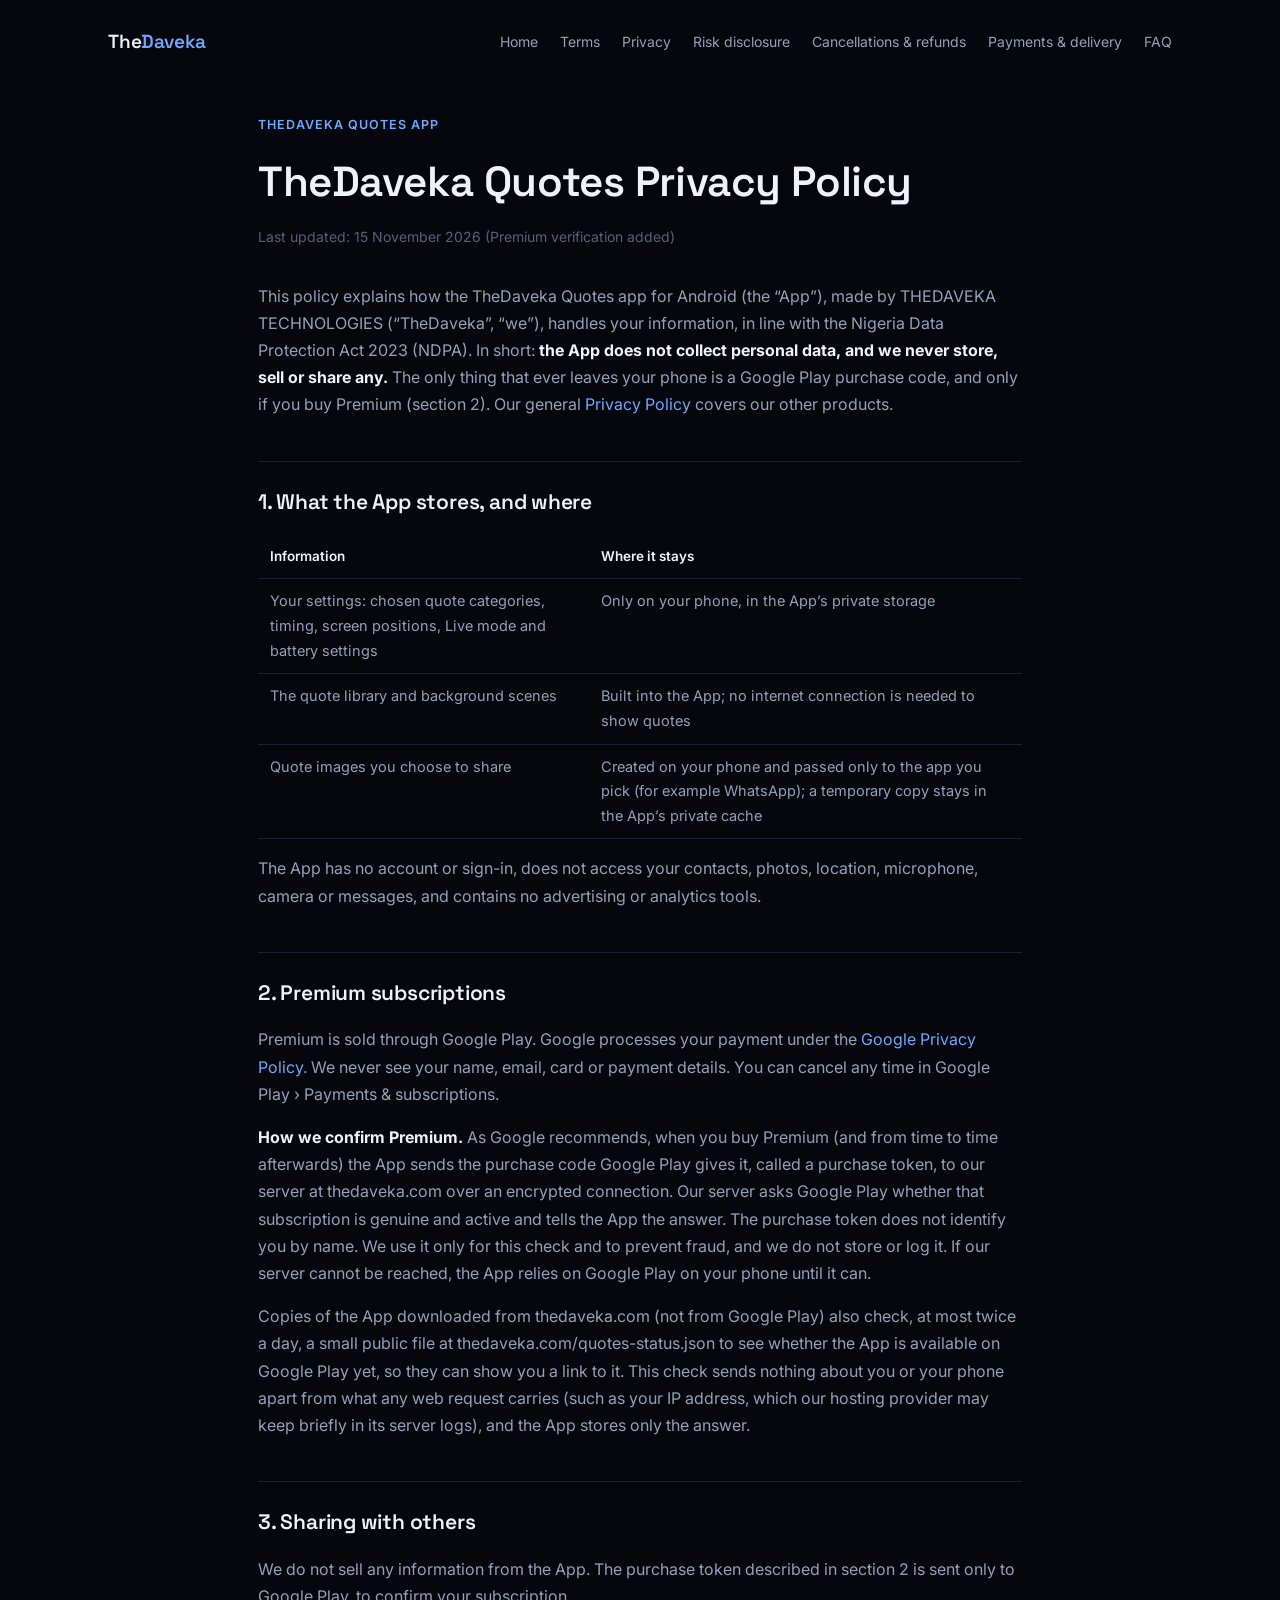
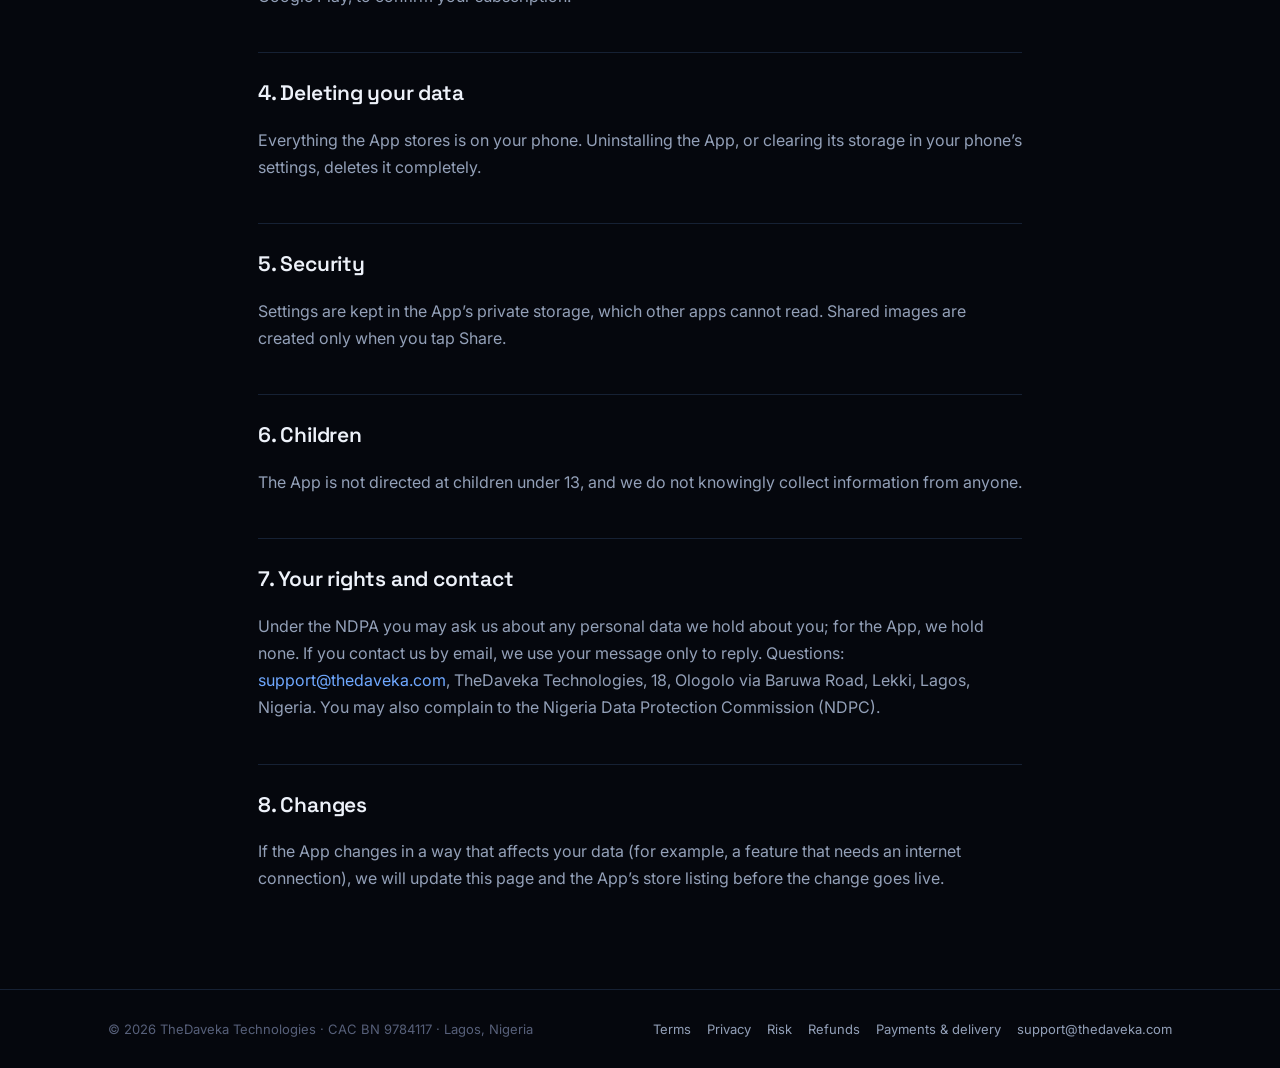
<file: quotes-privacy.html>
<!DOCTYPE html>
<html lang="en">
<head>
<meta charset="UTF-8">
<meta name="viewport" content="width=device-width, initial-scale=1.0">
<title>TheDaveka Quotes Privacy Policy — TheDaveka Technologies</title>
<meta name="description" content="How the TheDaveka Quotes app handles your data: it collects no personal data.">
<link rel="icon" type="image/png" sizes="32x32" href="/favicon-32.png?v=3">
<link rel="apple-touch-icon" href="/apple-touch-icon.png">
<link rel="preconnect" href="https://fonts.googleapis.com">
<link rel="preconnect" href="https://fonts.gstatic.com" crossorigin>
<link href="https://fonts.googleapis.com/css2?family=Space+Grotesk:wght@500;600&family=Inter:wght@400;500;600&display=swap" rel="stylesheet">
<link rel="stylesheet" href="/legal.css?v=1">
</head>
<body>
<header>
  <a href="/" class="wordmark">The<span>Daveka</span></a>
  <nav><a href="/">Home</a><a href="/terms">Terms</a><a href="/privacy">Privacy</a><a href="/risk">Risk disclosure</a><a href="/refunds">Cancellations &amp; refunds</a><a href="/payments">Payments &amp; delivery</a><a href="/#faq">FAQ</a></nav>
</header>
<main>
<div class="kicker">TheDaveka Quotes app</div>
<h1>TheDaveka Quotes Privacy Policy</h1>
<div class="updated">Last updated: 15 November 2026 (Premium verification added)</div>
<p>This policy explains how the TheDaveka Quotes app for Android (the &#8220;App&#8221;), made by THEDAVEKA TECHNOLOGIES (&#8220;TheDaveka&#8221;, &#8220;we&#8221;), handles your information, in line with the Nigeria Data Protection Act 2023 (NDPA). In short: <strong>the App does not collect personal data, and we never store, sell or share any.</strong> The only thing that ever leaves your phone is a Google Play purchase code, and only if you buy Premium (section 2). Our general <a href="/privacy">Privacy Policy</a> covers our other products.</p>
<h2>1. What the App stores, and where</h2>
<table>
<tr><th>Information</th><th>Where it stays</th></tr>
<tr><td>Your settings: chosen quote categories, timing, screen positions, Live mode and battery settings</td><td>Only on your phone, in the App&#8217;s private storage</td></tr>
<tr><td>The quote library and background scenes</td><td>Built into the App; no internet connection is needed to show quotes</td></tr>
<tr><td>Quote images you choose to share</td><td>Created on your phone and passed only to the app you pick (for example WhatsApp); a temporary copy stays in the App&#8217;s private cache</td></tr>
</table>
<p>The App has no account or sign-in, does not access your contacts, photos, location, microphone, camera or messages, and contains no advertising or analytics tools.</p>
<h2>2. Premium subscriptions</h2>
<p>Premium is sold through Google Play. Google processes your payment under the <a href="https://policies.google.com/privacy" rel="noopener">Google Privacy Policy</a>. We never see your name, email, card or payment details. You can cancel any time in Google Play &rsaquo; Payments &amp; subscriptions.</p>
<p><strong>How we confirm Premium.</strong> As Google recommends, when you buy Premium (and from time to time afterwards) the App sends the purchase code Google Play gives it, called a purchase token, to our server at thedaveka.com over an encrypted connection. Our server asks Google Play whether that subscription is genuine and active and tells the App the answer. The purchase token does not identify you by name. We use it only for this check and to prevent fraud, and we do not store or log it. If our server cannot be reached, the App relies on Google Play on your phone until it can.</p>
<p>Copies of the App downloaded from thedaveka.com (not from Google Play) also check, at most twice a day, a small public file at thedaveka.com/quotes-status.json to see whether the App is available on Google Play yet, so they can show you a link to it. This check sends nothing about you or your phone apart from what any web request carries (such as your IP address, which our hosting provider may keep briefly in its server logs), and the App stores only the answer.</p>
<h2>3. Sharing with others</h2>
<p>We do not sell any information from the App. The purchase token described in section 2 is sent only to Google Play, to confirm your subscription.</p>
<h2>4. Deleting your data</h2>
<p>Everything the App stores is on your phone. Uninstalling the App, or clearing its storage in your phone&#8217;s settings, deletes it completely.</p>
<h2>5. Security</h2>
<p>Settings are kept in the App&#8217;s private storage, which other apps cannot read. Shared images are created only when you tap Share.</p>
<h2>6. Children</h2>
<p>The App is not directed at children under 13, and we do not knowingly collect information from anyone.</p>
<h2>7. Your rights and contact</h2>
<p>Under the NDPA you may ask us about any personal data we hold about you; for the App, we hold none. If you contact us by email, we use your message only to reply. Questions: <a href="mailto:support@thedaveka.com">support@thedaveka.com</a>, TheDaveka Technologies, 18, Ologolo via Baruwa Road, Lekki, Lagos, Nigeria. You may also complain to the Nigeria Data Protection Commission (NDPC).</p>
<h2>8. Changes</h2>
<p>If the App changes in a way that affects your data (for example, a feature that needs an internet connection), we will update this page and the App&#8217;s store listing before the change goes live.</p>
</main>
<footer><div class="wrap">
  <span>&copy; 2026 TheDaveka Technologies &middot; CAC BN 9784117 &middot; Lagos, Nigeria</span>
  <span><a href="/terms">Terms</a><a href="/privacy">Privacy</a><a href="/risk">Risk</a><a href="/refunds">Refunds</a><a href="/payments">Payments &amp; delivery</a><a href="mailto:support@thedaveka.com">support@thedaveka.com</a></span>
</div></footer>
</body>
</html>
</file>
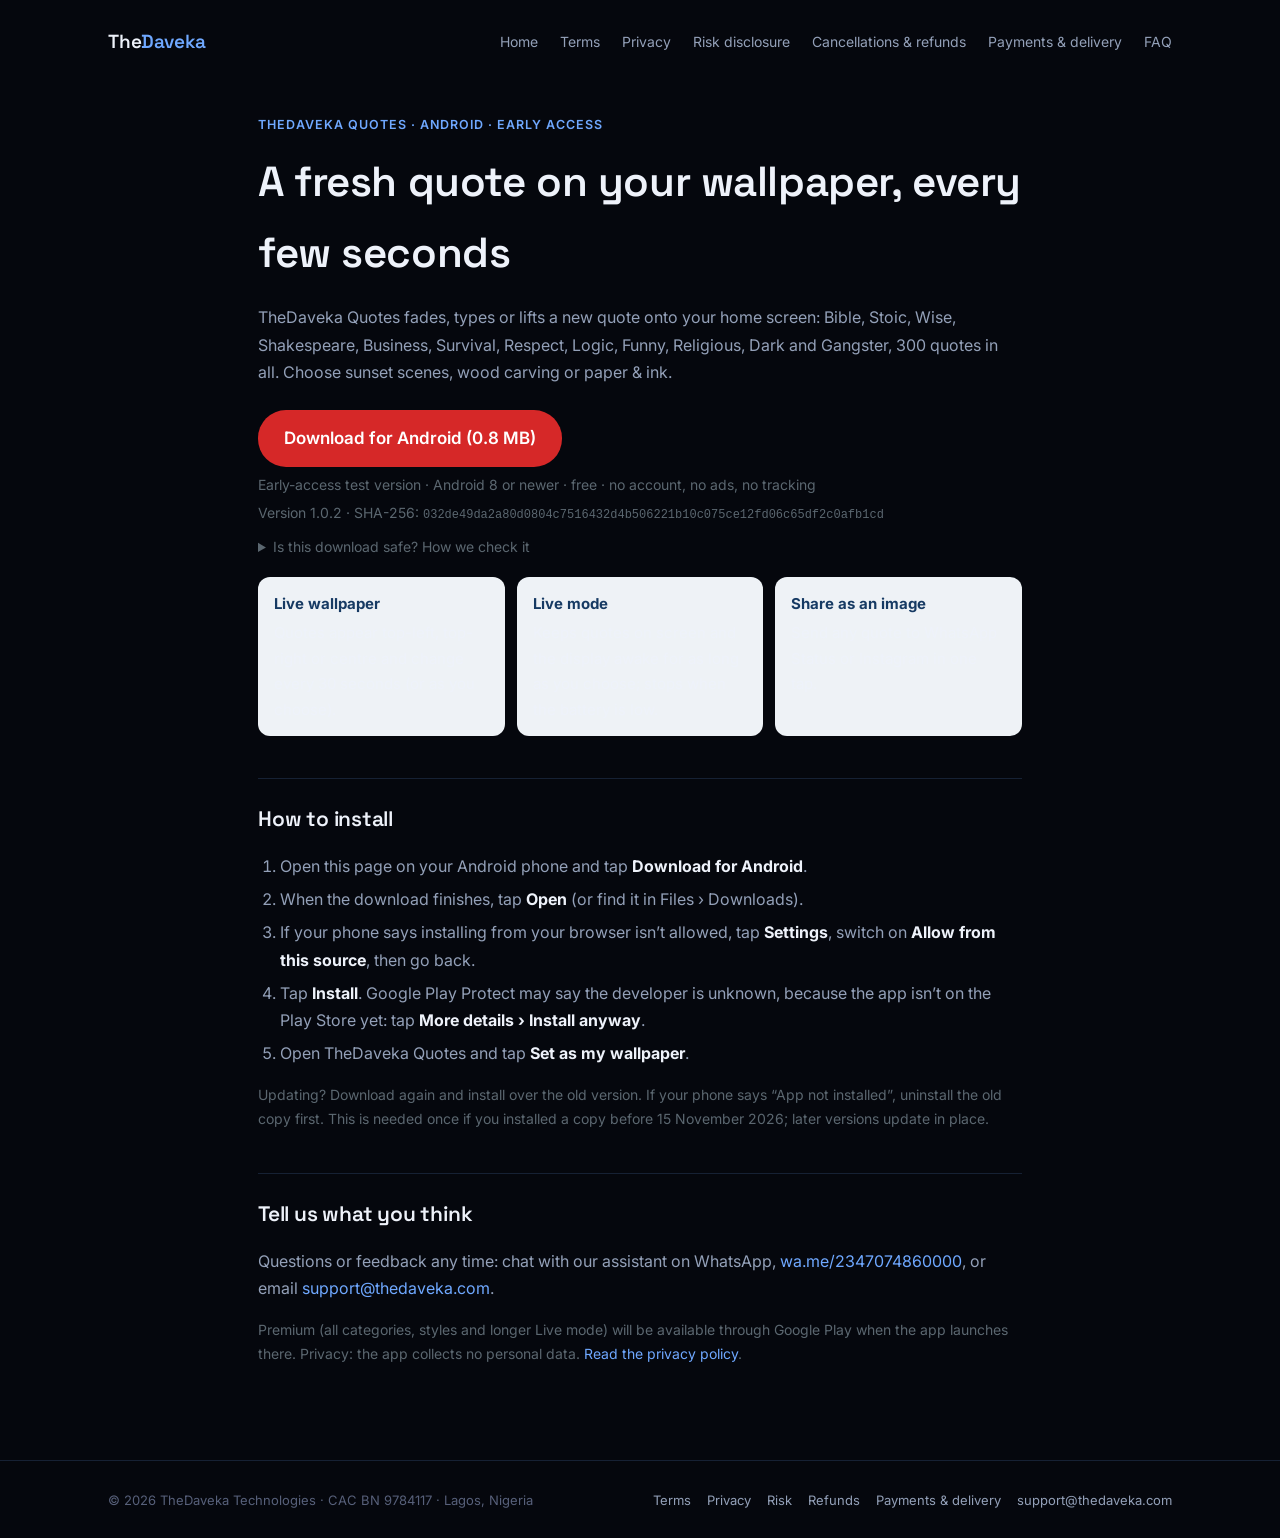
<file: quotes.html>
<!DOCTYPE html>
<html lang="en">
<head>
<meta charset="UTF-8">
<meta name="viewport" content="width=device-width, initial-scale=1.0">
<title>TheDaveka Quotes for Android — early access</title>
<meta name="description" content="Download the early-access version of TheDaveka Quotes: quotes that fade or type onto your Android wallpaper.">
<link rel="icon" type="image/png" sizes="32x32" href="/favicon-32.png?v=3">
<link rel="apple-touch-icon" href="/apple-touch-icon.png">
<link rel="preconnect" href="https://fonts.googleapis.com">
<link rel="preconnect" href="https://fonts.gstatic.com" crossorigin>
<link href="https://fonts.googleapis.com/css2?family=Space+Grotesk:wght@500;600&family=Inter:wght@400;500;600&display=swap" rel="stylesheet">
<link rel="stylesheet" href="/legal.css?v=1">
<style>
.dl{display:inline-block;background:#d62828;color:#fff!important;text-decoration:none;font-weight:600;padding:14px 26px;border-radius:28px;font-size:17px;margin:8px 0 6px}
.dl:hover{opacity:.92}
.small{color:#5b6770;font-size:14px}
.steps li{margin:6px 0}
.feat{display:grid;grid-template-columns:repeat(auto-fit,minmax(200px,1fr));gap:12px;margin:18px 0}
.feat div{background:#eef2f6;border-radius:12px;padding:14px 16px;font-size:15px}
.feat b{display:block;color:#163a63;margin-bottom:4px}
</style>
</head>
<body>
<header>
  <a href="/" class="wordmark">The<span>Daveka</span></a>
  <nav><a href="/">Home</a><a href="/terms">Terms</a><a href="/privacy">Privacy</a><a href="/risk">Risk disclosure</a><a href="/refunds">Cancellations &amp; refunds</a><a href="/payments">Payments &amp; delivery</a><a href="/#faq">FAQ</a></nav>
</header>
<main>
<div class="kicker">TheDaveka Quotes · Android · Early access</div>
<h1>A fresh quote on your wallpaper, every few seconds</h1>
<p>TheDaveka Quotes fades, types or lifts a new quote onto your home screen: Bible, Stoic, Wise, Shakespeare, Business, Survival, Respect, Logic, Funny, Religious, Dark and Gangster, 300 quotes in all. Choose sunset scenes, wood carving or paper &amp; ink.</p>
<a class="dl" href="/downloads/TheDavekaQuotes.apk" download>Download for Android (0.8 MB)</a>
<div class="small">Early-access test version · Android 8 or newer · free · no account, no ads, no tracking</div>
<div class="small" style="margin-top:4px">Version 1.0.2 · SHA-256: <code style="font-size:12px;word-break:break-all">032de49da2a80d0804c7516432d4b506221b10c075ce12fd06c65df2c0afb1cd</code></div>
<details class="small" style="margin-top:10px;max-width:640px">
<summary style="cursor:pointer">Is this download safe? How we check it</summary>
<ul style="margin:8px 0 0 18px;padding:0;line-height:1.6">
<li>Downloaded only over a secure (HTTPS) connection from thedaveka.com.</li>
<li>Signed by TheDaveka Technologies. Signing certificate SHA-256: <code style="font-size:11px;word-break:break-all">0F:67:3C:E0:94:18:E3:81:98:9C:40:A7:66:02:45:6C:90:32:72:91:0F:25:C3:0C:69:59:4A:0B:EE:76:66:B0</code>. Updates only install over this app if they carry the same signature.</li>
<li>Release build: not debuggable, no test code, sends nothing unencrypted.</li>
<li>Asks for no personal permissions: no contacts, location, camera, microphone, photos or files. It only uses the internet (for Premium) and Google Play billing.</li>
<li>No ads, no trackers, no account. See the <a href="/quotes-privacy" style="text-decoration:underline">privacy policy</a>.</li>
<li>The file's fingerprint (SHA-256 above) must match what you downloaded. Android may show an "unknown app" warning because this early version is not on Google Play yet; that is normal for direct downloads.</li>
</ul>
</details>
<div class="feat">
<div><b>Live wallpaper</b>Quotes appear top-left, top-right or centre and change every 30 seconds (or as you choose).</div>
<div><b>Live mode</b>Keeps quotes on screen and the display awake for as long as you choose; stops when the battery is low.</div>
<div><b>Share as an image</b>Send any quote to WhatsApp Status or Instagram in one tap.</div>
</div>
<h2>How to install</h2>
<ol class="steps">
<li>Open this page on your Android phone and tap <strong>Download for Android</strong>.</li>
<li>When the download finishes, tap <strong>Open</strong> (or find it in Files &rsaquo; Downloads).</li>
<li>If your phone says installing from your browser isn&#8217;t allowed, tap <strong>Settings</strong>, switch on <strong>Allow from this source</strong>, then go back.</li>
<li>Tap <strong>Install</strong>. Google Play Protect may say the developer is unknown, because the app isn&#8217;t on the Play Store yet: tap <strong>More details &rsaquo; Install anyway</strong>.</li>
<li>Open TheDaveka Quotes and tap <strong>Set as my wallpaper</strong>.</li>
</ol>
<p class="small">Updating? Download again and install over the old version. If your phone says &#8220;App not installed&#8221;, uninstall the old copy first. This is needed once if you installed a copy before 15 November 2026; later versions update in place.</p>
<h2>Tell us what you think</h2>
<p>Questions or feedback any time: chat with our assistant on WhatsApp, <a href="https://wa.me/2347074860000">wa.me/2347074860000</a>, or email <a href="mailto:support@thedaveka.com">support@thedaveka.com</a>.</p>
<p class="small">Premium (all categories, styles and longer Live mode) will be available through Google Play when the app launches there. Privacy: the app collects no personal data. <a href="/quotes-privacy">Read the privacy policy</a>.</p>
</main>
<footer><div class="wrap">
  <span>&copy; 2026 TheDaveka Technologies &middot; CAC BN 9784117 &middot; Lagos, Nigeria</span>
  <span><a href="/terms">Terms</a><a href="/privacy">Privacy</a><a href="/risk">Risk</a><a href="/refunds">Refunds</a><a href="/payments">Payments &amp; delivery</a><a href="mailto:support@thedaveka.com">support@thedaveka.com</a></span>
</div></footer>
</body>
</html>
</file>
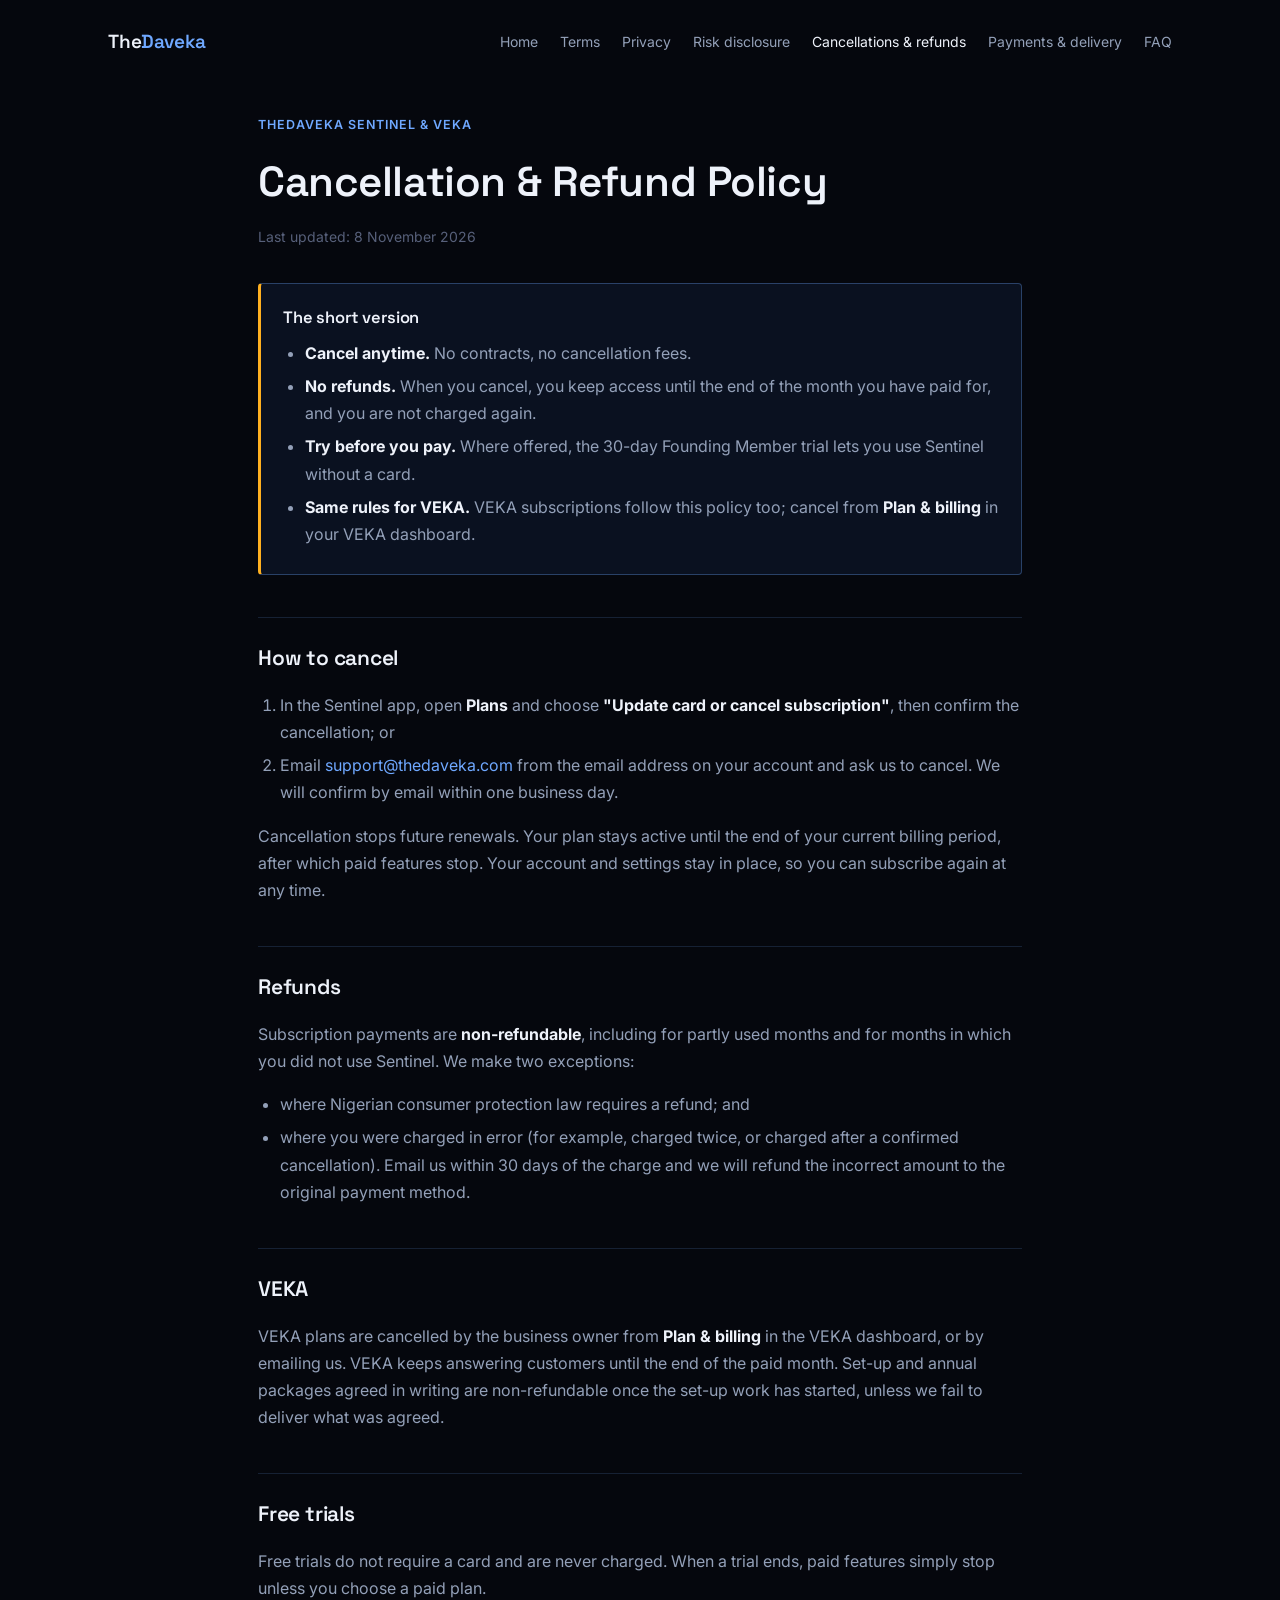
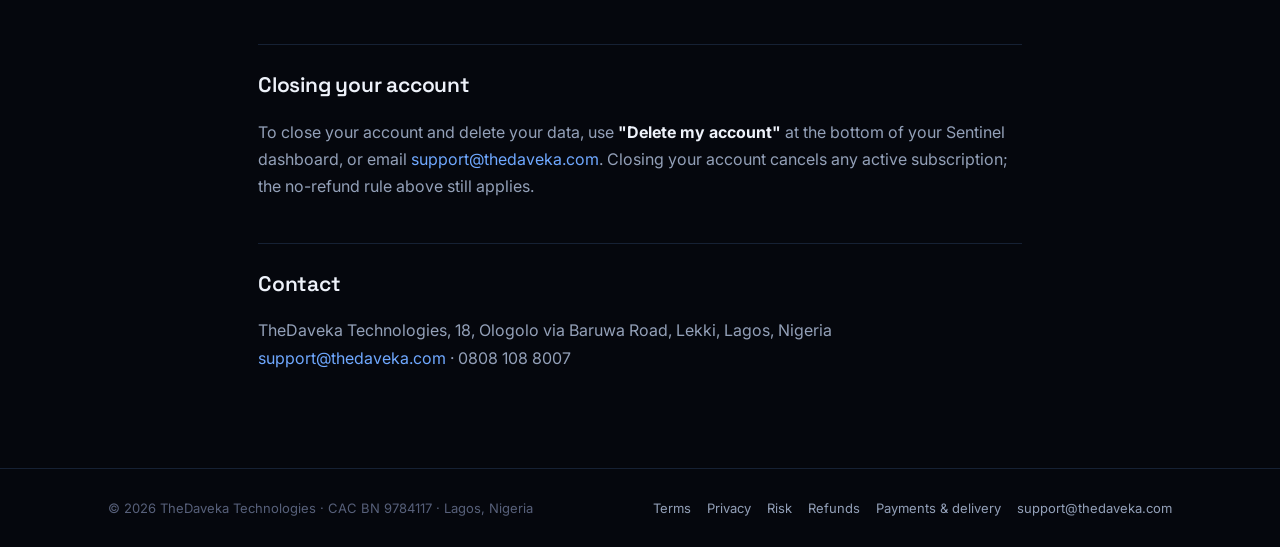
<file: refunds.html>
<!DOCTYPE html>
<html lang="en">
<head>
<meta charset="UTF-8">
<meta name="viewport" content="width=device-width, initial-scale=1.0">
<title>Cancellation &amp; Refund Policy — TheDaveka Technologies</title>
<meta name="description" content="Cancel anytime. Subscriptions are non-refundable.">
<link rel="icon" type="image/png" sizes="32x32" href="/favicon-32.png?v=3">
<link rel="apple-touch-icon" href="/apple-touch-icon.png">
<link rel="preconnect" href="https://fonts.googleapis.com">
<link rel="preconnect" href="https://fonts.gstatic.com" crossorigin>
<link href="https://fonts.googleapis.com/css2?family=Space+Grotesk:wght@500;600&family=Inter:wght@400;500;600&display=swap" rel="stylesheet">
<link rel="stylesheet" href="/legal.css?v=1">
</head>
<body>
<header>
  <a href="/" class="wordmark">The<span>Daveka</span></a>
  <nav><a href="/">Home</a><a href="/terms">Terms</a><a href="/privacy">Privacy</a><a href="/risk">Risk disclosure</a><a href="/refunds" class="on">Cancellations &amp; refunds</a><a href="/payments">Payments &amp; delivery</a><a href="/#faq">FAQ</a></nav>
</header>
<main>
<div class="kicker">TheDaveka Sentinel &amp; VEKA</div>
<h1>Cancellation &amp; Refund Policy</h1>
<div class="updated">Last updated: 8 November 2026</div>
<div class="callout"><h3>The short version</h3><ul>
<li><strong>Cancel anytime.</strong> No contracts, no cancellation fees.</li>
<li><strong>No refunds.</strong> When you cancel, you keep access until the end of the month you have paid for, and you are not charged again.</li>
<li><strong>Try before you pay.</strong> Where offered, the 30-day Founding Member trial lets you use Sentinel without a card.</li>
<li><strong>Same rules for VEKA.</strong> VEKA subscriptions follow this policy too; cancel from <strong>Plan &amp; billing</strong> in your VEKA dashboard.</li>
</ul></div>
<h2>How to cancel</h2>
<ol>
<li>In the Sentinel app, open <strong>Plans</strong> and choose <strong>"Update card or cancel subscription"</strong>, then confirm the cancellation; or</li>
<li>Email <a href="mailto:support@thedaveka.com">support@thedaveka.com</a> from the email address on your account and ask us to cancel. We will confirm by email within one business day.</li>
</ol>
<p>Cancellation stops future renewals. Your plan stays active until the end of your current billing period, after which paid features stop. Your account and settings stay in place, so you can subscribe again at any time.</p>
<h2>Refunds</h2>
<p>Subscription payments are <strong>non-refundable</strong>, including for partly used months and for months in which you did not use Sentinel. We make two exceptions:</p>
<ul>
<li>where Nigerian consumer protection law requires a refund; and</li>
<li>where you were charged in error (for example, charged twice, or charged after a confirmed cancellation). Email us within 30 days of the charge and we will refund the incorrect amount to the original payment method.</li>
</ul>
<h2>VEKA</h2>
<p>VEKA plans are cancelled by the business owner from <strong>Plan &amp; billing</strong> in the VEKA dashboard, or by emailing us. VEKA keeps answering customers until the end of the paid month. Set-up and annual packages agreed in writing are non-refundable once the set-up work has started, unless we fail to deliver what was agreed.</p>
<h2>Free trials</h2>
<p>Free trials do not require a card and are never charged. When a trial ends, paid features simply stop unless you choose a paid plan.</p>
<h2>Closing your account</h2>
<p>To close your account and delete your data, use <strong>"Delete my account"</strong> at the bottom of your Sentinel dashboard, or email <a href="mailto:support@thedaveka.com">support@thedaveka.com</a>. Closing your account cancels any active subscription; the no-refund rule above still applies.</p>
<h2>Contact</h2>
<p>TheDaveka Technologies, 18, Ologolo via Baruwa Road, Lekki, Lagos, Nigeria<br><a href="mailto:support@thedaveka.com">support@thedaveka.com</a> &middot; 0808 108 8007</p>

</main>
<footer><div class="wrap">
  <span>&copy; 2026 TheDaveka Technologies &middot; CAC BN 9784117 &middot; Lagos, Nigeria</span>
  <span><a href="/terms">Terms</a><a href="/privacy">Privacy</a><a href="/risk">Risk</a><a href="/refunds">Refunds</a><a href="/payments">Payments &amp; delivery</a><a href="mailto:support@thedaveka.com">support@thedaveka.com</a></span>
</div></footer>
</body>
</html>
</file>
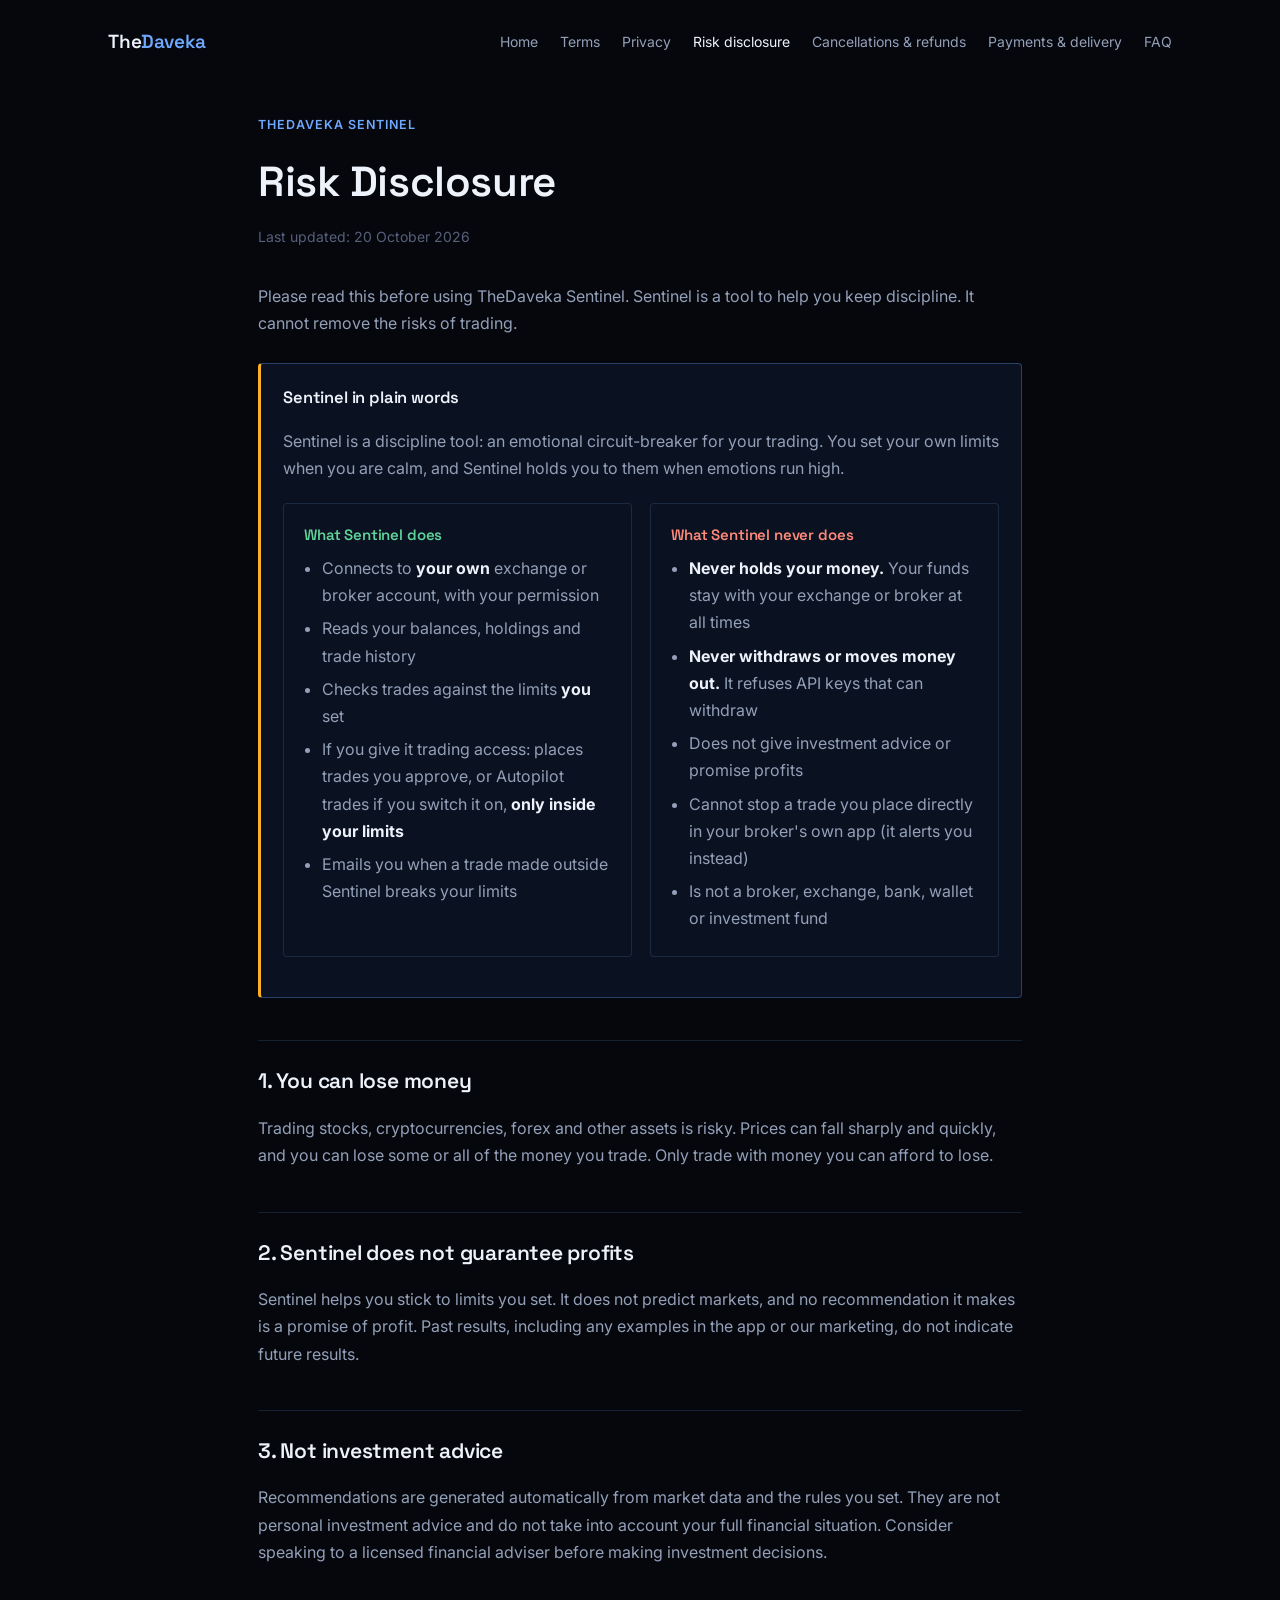
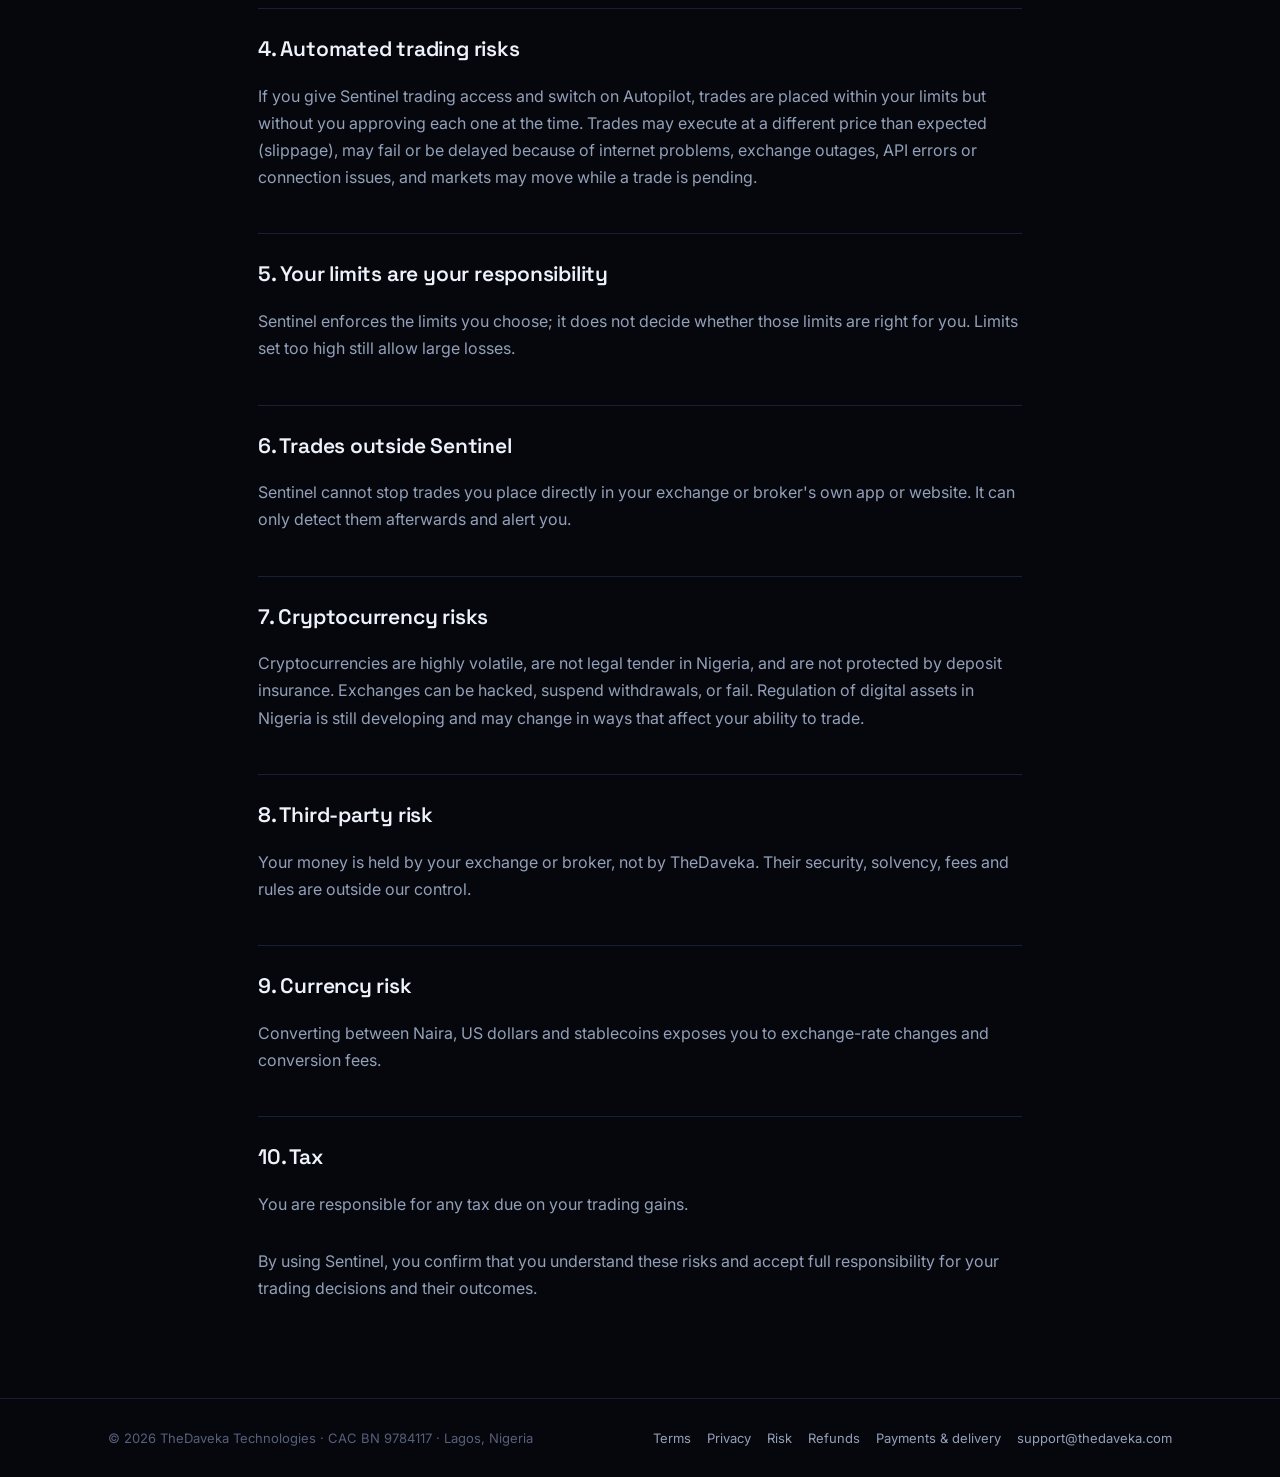
<file: risk.html>
<!DOCTYPE html>
<html lang="en">
<head>
<meta charset="UTF-8">
<meta name="viewport" content="width=device-width, initial-scale=1.0">
<title>Risk Disclosure — TheDaveka Technologies</title>
<meta name="description" content="Risk disclosure for TheDaveka Sentinel.">
<link rel="icon" type="image/png" sizes="32x32" href="/favicon-32.png?v=3">
<link rel="apple-touch-icon" href="/apple-touch-icon.png">
<link rel="preconnect" href="https://fonts.googleapis.com">
<link rel="preconnect" href="https://fonts.gstatic.com" crossorigin>
<link href="https://fonts.googleapis.com/css2?family=Space+Grotesk:wght@500;600&family=Inter:wght@400;500;600&display=swap" rel="stylesheet">
<link rel="stylesheet" href="/legal.css?v=1">
</head>
<body>
<header>
  <a href="/" class="wordmark">The<span>Daveka</span></a>
  <nav><a href="/">Home</a><a href="/terms">Terms</a><a href="/privacy">Privacy</a><a href="/risk" class="on">Risk disclosure</a><a href="/refunds">Cancellations &amp; refunds</a><a href="/payments">Payments &amp; delivery</a><a href="/#faq">FAQ</a></nav>
</header>
<main>
<div class="kicker">TheDaveka Sentinel</div>
<h1>Risk Disclosure</h1>
<div class="updated">Last updated: 20 October 2026</div>
<p>Please read this before using TheDaveka Sentinel. Sentinel is a tool to help you keep discipline. It cannot remove the risks of trading.</p>
<div class="callout">
  <h3>Sentinel in plain words</h3>
  <p>Sentinel is a discipline tool: an emotional circuit-breaker for your trading. You set your own limits when you are calm, and Sentinel holds you to them when emotions run high.</p>
  <div class="grid2">
    <div class="box yes"><h3>What Sentinel does</h3><ul>
      <li>Connects to <strong>your own</strong> exchange or broker account, with your permission</li>
      <li>Reads your balances, holdings and trade history</li>
      <li>Checks trades against the limits <strong>you</strong> set</li>
      <li>If you give it trading access: places trades you approve, or Autopilot trades if you switch it on, <strong>only inside your limits</strong></li>
      <li>Emails you when a trade made outside Sentinel breaks your limits</li>
    </ul></div>
    <div class="box no"><h3>What Sentinel never does</h3><ul>
      <li><strong>Never holds your money.</strong> Your funds stay with your exchange or broker at all times</li>
      <li><strong>Never withdraws or moves money out.</strong> It refuses API keys that can withdraw</li>
      <li>Does not give investment advice or promise profits</li>
      <li>Cannot stop a trade you place directly in your broker's own app (it alerts you instead)</li>
      <li>Is not a broker, exchange, bank, wallet or investment fund</li>
    </ul></div>
  </div>
</div>
<h2>1. You can lose money</h2>
<p>Trading stocks, cryptocurrencies, forex and other assets is risky. Prices can fall sharply and quickly, and you can lose some or all of the money you trade. Only trade with money you can afford to lose.</p>
<h2>2. Sentinel does not guarantee profits</h2>
<p>Sentinel helps you stick to limits you set. It does not predict markets, and no recommendation it makes is a promise of profit. Past results, including any examples in the app or our marketing, do not indicate future results.</p>
<h2>3. Not investment advice</h2>
<p>Recommendations are generated automatically from market data and the rules you set. They are not personal investment advice and do not take into account your full financial situation. Consider speaking to a licensed financial adviser before making investment decisions.</p>
<h2>4. Automated trading risks</h2>
<p>If you give Sentinel trading access and switch on Autopilot, trades are placed within your limits but without you approving each one at the time. Trades may execute at a different price than expected (slippage), may fail or be delayed because of internet problems, exchange outages, API errors or connection issues, and markets may move while a trade is pending.</p>
<h2>5. Your limits are your responsibility</h2>
<p>Sentinel enforces the limits you choose; it does not decide whether those limits are right for you. Limits set too high still allow large losses.</p>
<h2>6. Trades outside Sentinel</h2>
<p>Sentinel cannot stop trades you place directly in your exchange or broker's own app or website. It can only detect them afterwards and alert you.</p>
<h2>7. Cryptocurrency risks</h2>
<p>Cryptocurrencies are highly volatile, are not legal tender in Nigeria, and are not protected by deposit insurance. Exchanges can be hacked, suspend withdrawals, or fail. Regulation of digital assets in Nigeria is still developing and may change in ways that affect your ability to trade.</p>
<h2>8. Third-party risk</h2>
<p>Your money is held by your exchange or broker, not by TheDaveka. Their security, solvency, fees and rules are outside our control.</p>
<h2>9. Currency risk</h2>
<p>Converting between Naira, US dollars and stablecoins exposes you to exchange-rate changes and conversion fees.</p>
<h2>10. Tax</h2>
<p>You are responsible for any tax due on your trading gains.</p>
<p style="margin-top:30px">By using Sentinel, you confirm that you understand these risks and accept full responsibility for your trading decisions and their outcomes.</p>

</main>
<footer><div class="wrap">
  <span>&copy; 2026 TheDaveka Technologies &middot; CAC BN 9784117 &middot; Lagos, Nigeria</span>
  <span><a href="/terms">Terms</a><a href="/privacy">Privacy</a><a href="/risk">Risk</a><a href="/refunds">Refunds</a><a href="/payments">Payments &amp; delivery</a><a href="mailto:support@thedaveka.com">support@thedaveka.com</a></span>
</div></footer>
</body>
</html>
</file>
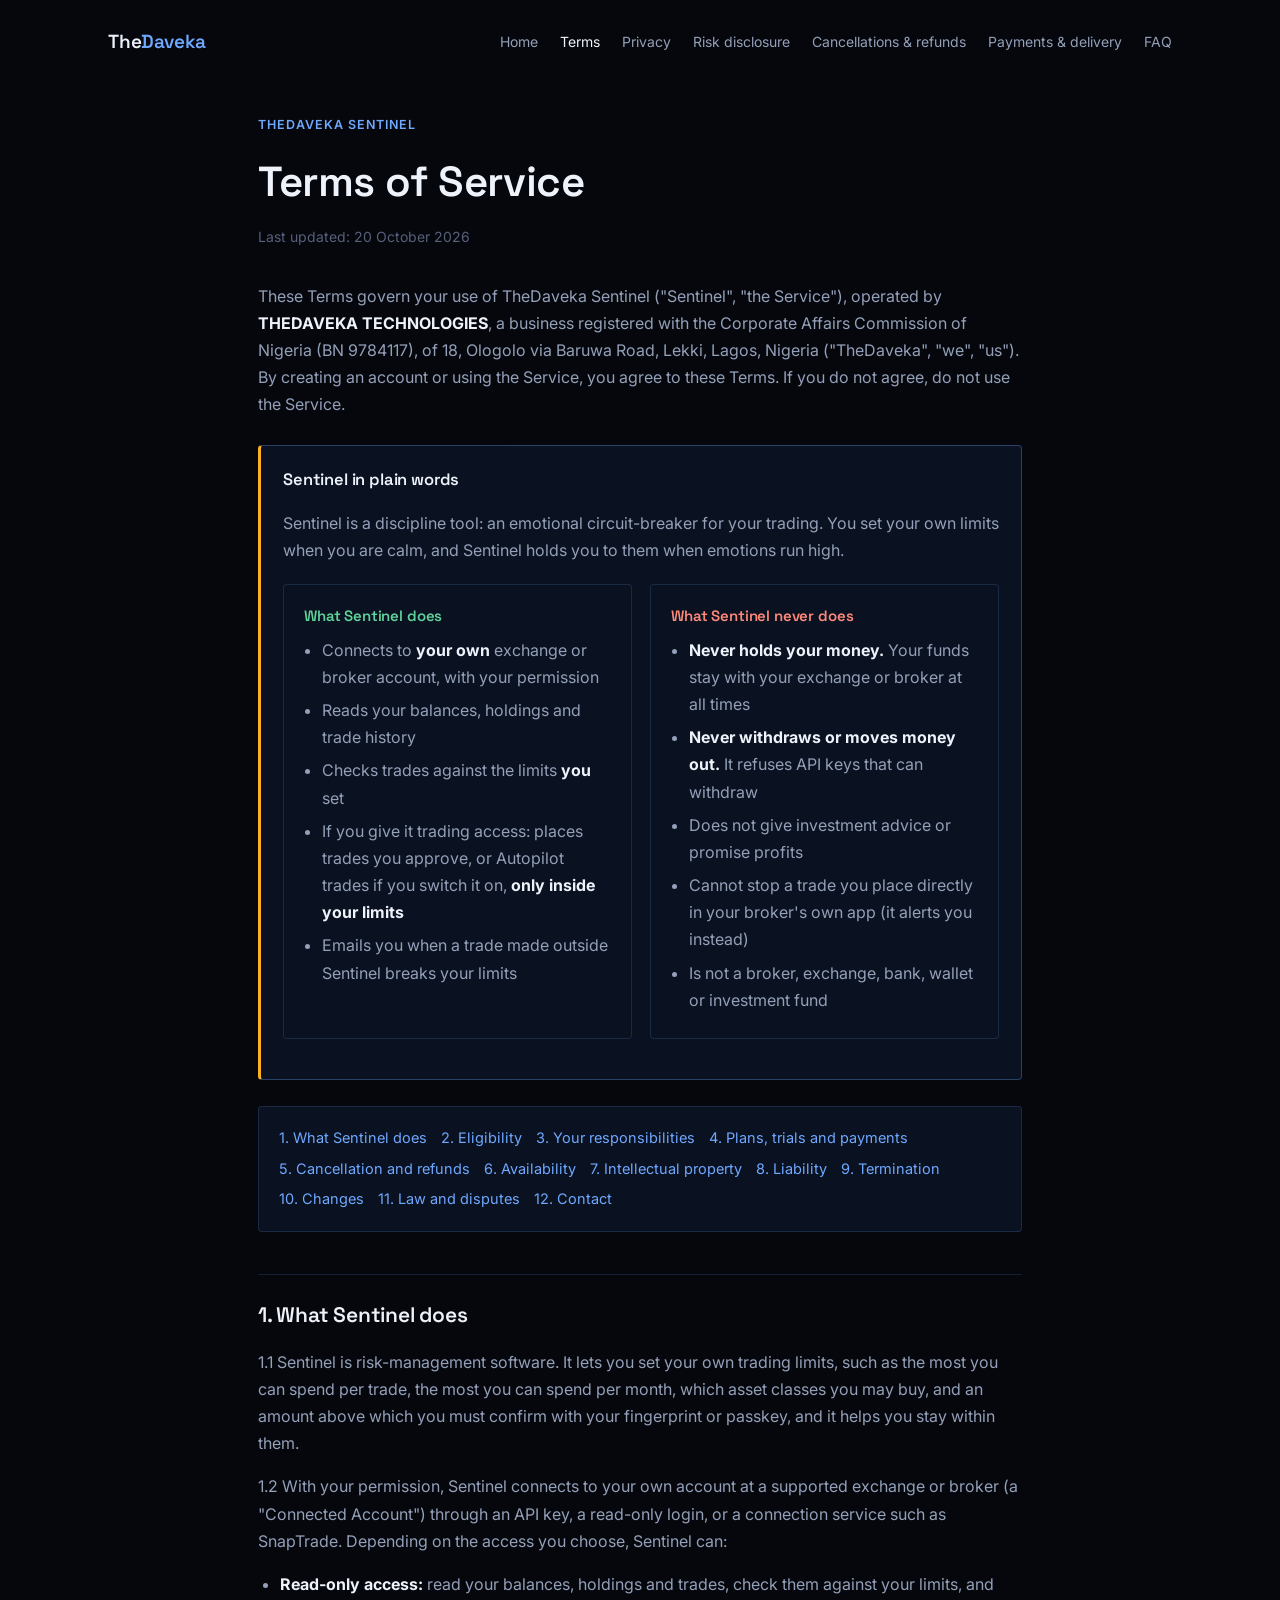
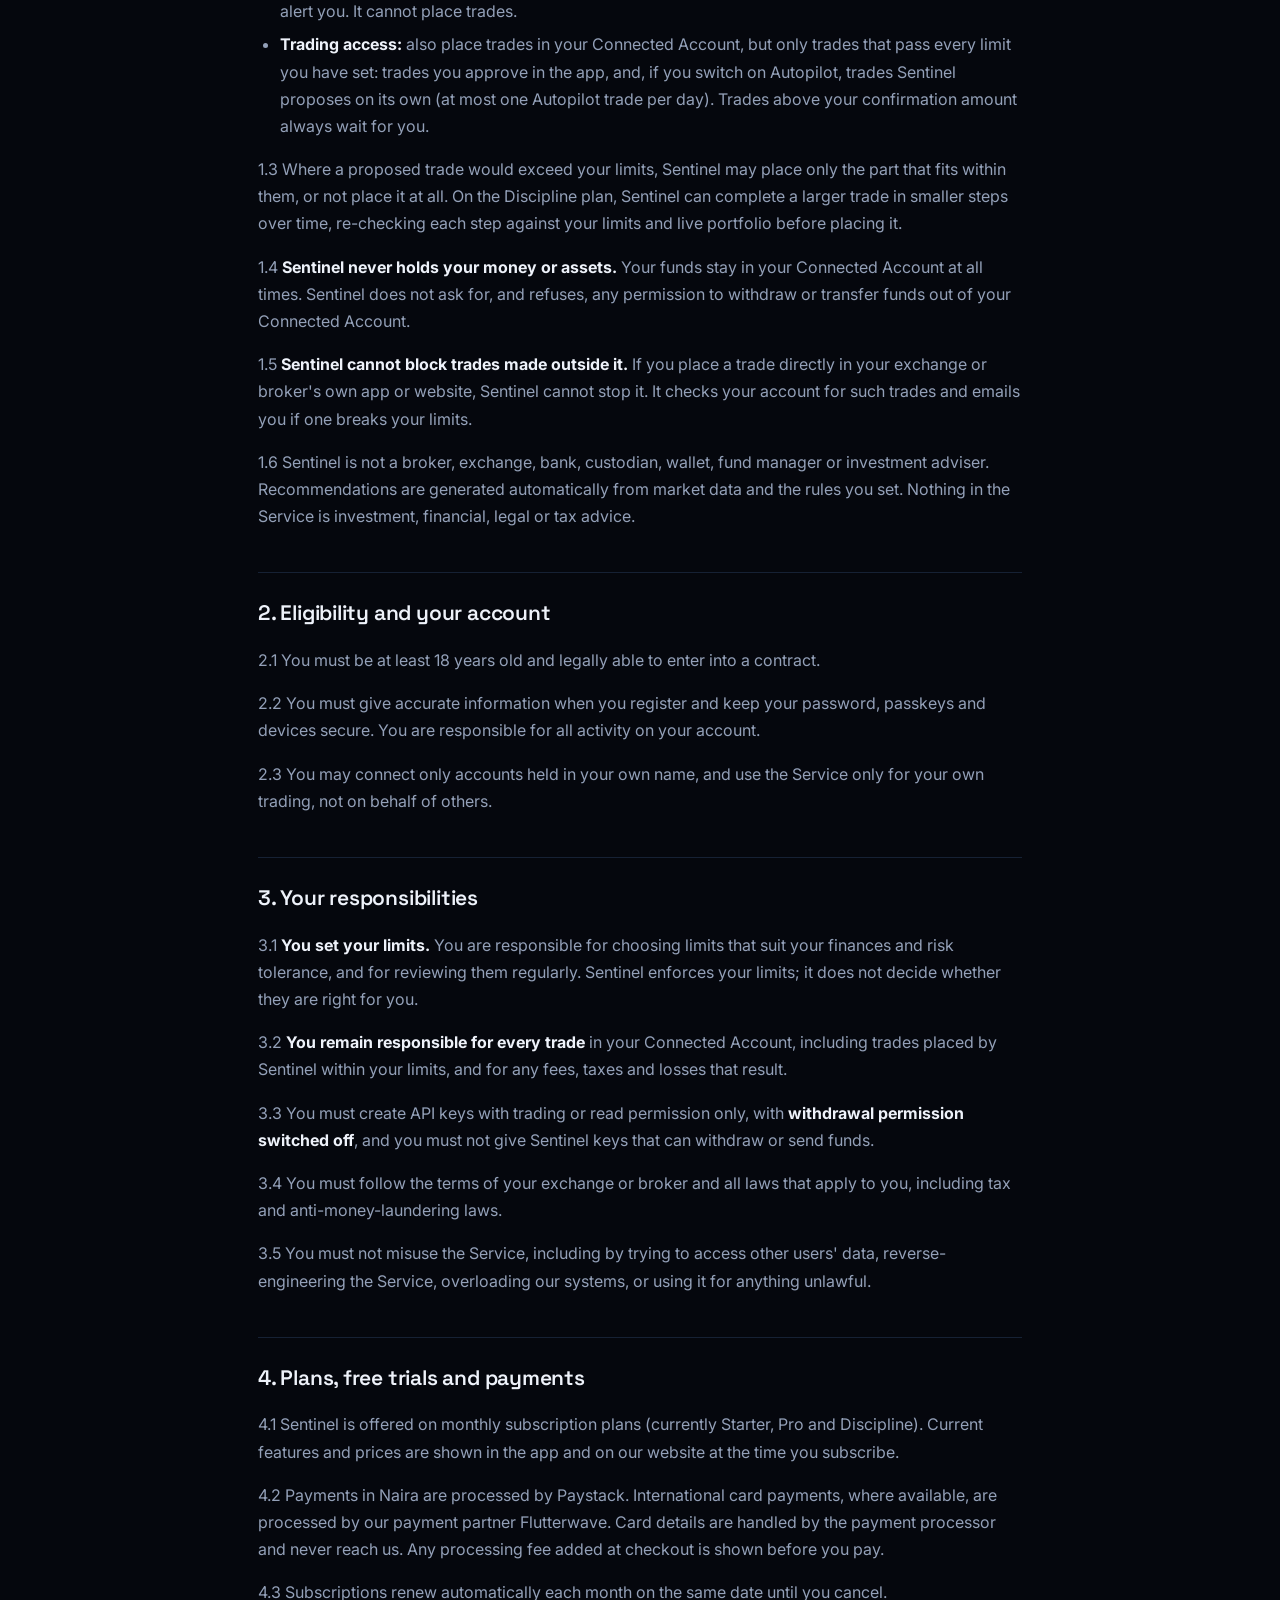
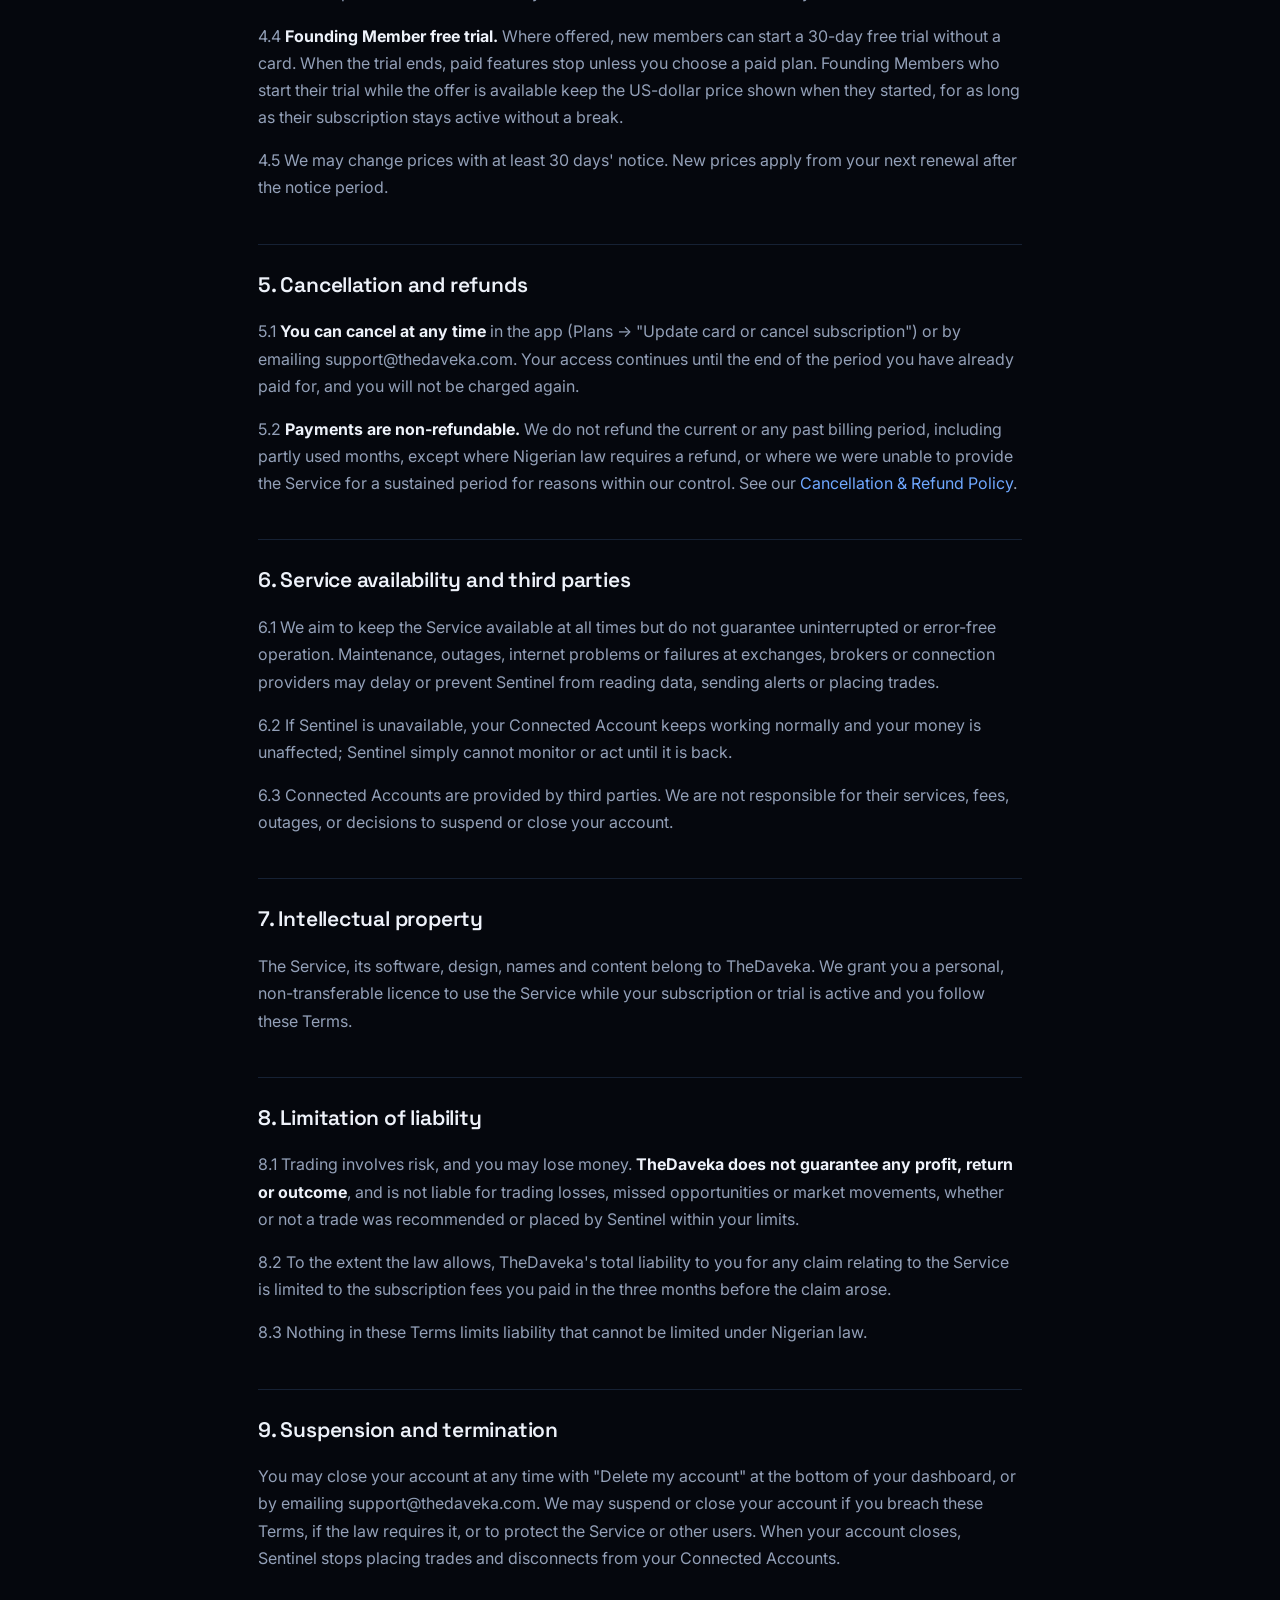
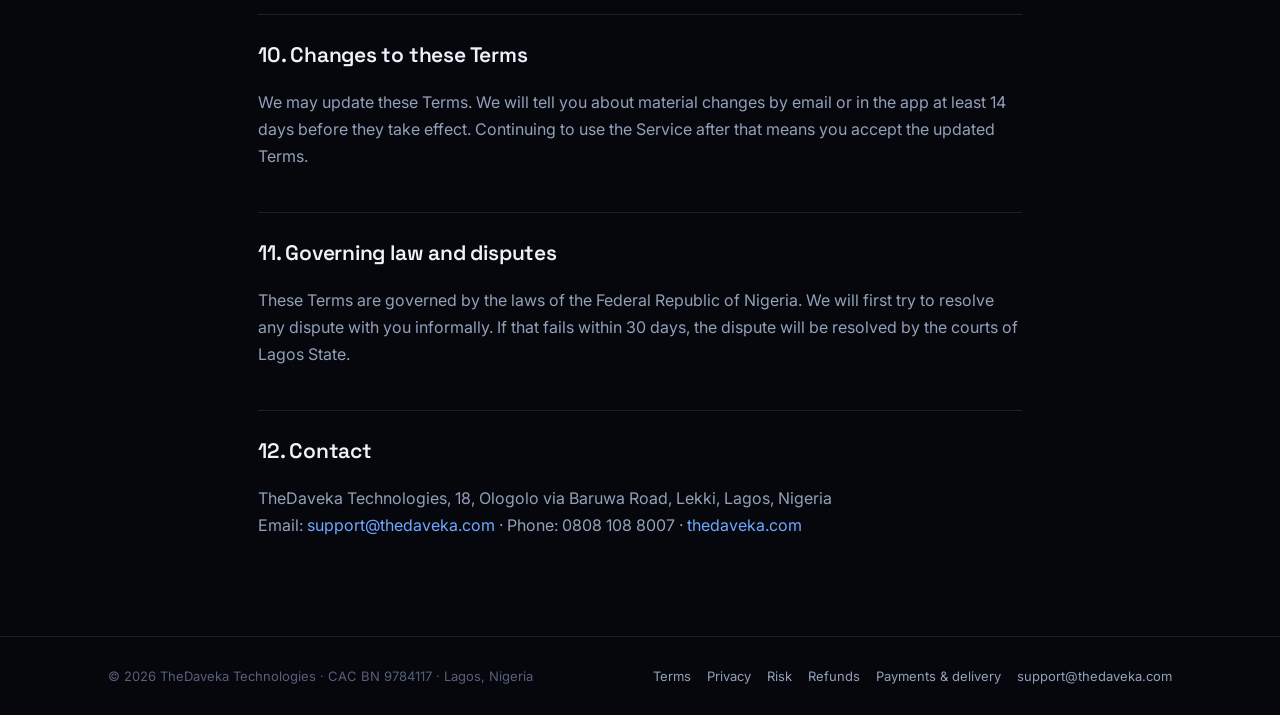
<file: terms.html>
<!DOCTYPE html>
<html lang="en">
<head>
<meta charset="UTF-8">
<meta name="viewport" content="width=device-width, initial-scale=1.0">
<title>Terms of Service — TheDaveka Technologies</title>
<meta name="description" content="Terms of Service for TheDaveka Sentinel.">
<link rel="icon" type="image/png" sizes="32x32" href="/favicon-32.png?v=3">
<link rel="apple-touch-icon" href="/apple-touch-icon.png">
<link rel="preconnect" href="https://fonts.googleapis.com">
<link rel="preconnect" href="https://fonts.gstatic.com" crossorigin>
<link href="https://fonts.googleapis.com/css2?family=Space+Grotesk:wght@500;600&family=Inter:wght@400;500;600&display=swap" rel="stylesheet">
<link rel="stylesheet" href="/legal.css?v=1">
</head>
<body>
<header>
  <a href="/" class="wordmark">The<span>Daveka</span></a>
  <nav><a href="/">Home</a><a href="/terms" class="on">Terms</a><a href="/privacy">Privacy</a><a href="/risk">Risk disclosure</a><a href="/refunds">Cancellations &amp; refunds</a><a href="/payments">Payments &amp; delivery</a><a href="/#faq">FAQ</a></nav>
</header>
<main>
<div class="kicker">TheDaveka Sentinel</div>
<h1>Terms of Service</h1>
<div class="updated">Last updated: 20 October 2026</div>
<p>These Terms govern your use of TheDaveka Sentinel ("Sentinel", "the Service"), operated by <strong>THEDAVEKA TECHNOLOGIES</strong>, a business registered with the Corporate Affairs Commission of Nigeria (BN 9784117), of 18, Ologolo via Baruwa Road, Lekki, Lagos, Nigeria ("TheDaveka", "we", "us"). By creating an account or using the Service, you agree to these Terms. If you do not agree, do not use the Service.</p>
<div class="callout">
  <h3>Sentinel in plain words</h3>
  <p>Sentinel is a discipline tool: an emotional circuit-breaker for your trading. You set your own limits when you are calm, and Sentinel holds you to them when emotions run high.</p>
  <div class="grid2">
    <div class="box yes"><h3>What Sentinel does</h3><ul>
      <li>Connects to <strong>your own</strong> exchange or broker account, with your permission</li>
      <li>Reads your balances, holdings and trade history</li>
      <li>Checks trades against the limits <strong>you</strong> set</li>
      <li>If you give it trading access: places trades you approve, or Autopilot trades if you switch it on, <strong>only inside your limits</strong></li>
      <li>Emails you when a trade made outside Sentinel breaks your limits</li>
    </ul></div>
    <div class="box no"><h3>What Sentinel never does</h3><ul>
      <li><strong>Never holds your money.</strong> Your funds stay with your exchange or broker at all times</li>
      <li><strong>Never withdraws or moves money out.</strong> It refuses API keys that can withdraw</li>
      <li>Does not give investment advice or promise profits</li>
      <li>Cannot stop a trade you place directly in your broker's own app (it alerts you instead)</li>
      <li>Is not a broker, exchange, bank, wallet or investment fund</li>
    </ul></div>
  </div>
</div>
<div class="toc"><a href="#t1">1. What Sentinel does</a><a href="#t2">2. Eligibility</a><a href="#t3">3. Your responsibilities</a><a href="#t4">4. Plans, trials and payments</a><a href="#t5">5. Cancellation and refunds</a><a href="#t6">6. Availability</a><a href="#t7">7. Intellectual property</a><a href="#t8">8. Liability</a><a href="#t9">9. Termination</a><a href="#t10">10. Changes</a><a href="#t11">11. Law and disputes</a><a href="#t12">12. Contact</a></div>

<h2 id="t1">1. What Sentinel does</h2>
<p>1.1 Sentinel is risk-management software. It lets you set your own trading limits, such as the most you can spend per trade, the most you can spend per month, which asset classes you may buy, and an amount above which you must confirm with your fingerprint or passkey, and it helps you stay within them.</p>
<p>1.2 With your permission, Sentinel connects to your own account at a supported exchange or broker (a "Connected Account") through an API key, a read-only login, or a connection service such as SnapTrade. Depending on the access you choose, Sentinel can:</p>
<ul>
  <li><strong>Read-only access:</strong> read your balances, holdings and trades, check them against your limits, and alert you. It cannot place trades.</li>
  <li><strong>Trading access:</strong> also place trades in your Connected Account, but only trades that pass every limit you have set: trades you approve in the app, and, if you switch on Autopilot, trades Sentinel proposes on its own (at most one Autopilot trade per day). Trades above your confirmation amount always wait for you.</li>
</ul>
<p>1.3 Where a proposed trade would exceed your limits, Sentinel may place only the part that fits within them, or not place it at all. On the Discipline plan, Sentinel can complete a larger trade in smaller steps over time, re-checking each step against your limits and live portfolio before placing it.</p>
<p>1.4 <strong>Sentinel never holds your money or assets.</strong> Your funds stay in your Connected Account at all times. Sentinel does not ask for, and refuses, any permission to withdraw or transfer funds out of your Connected Account.</p>
<p>1.5 <strong>Sentinel cannot block trades made outside it.</strong> If you place a trade directly in your exchange or broker's own app or website, Sentinel cannot stop it. It checks your account for such trades and emails you if one breaks your limits.</p>
<p>1.6 Sentinel is not a broker, exchange, bank, custodian, wallet, fund manager or investment adviser. Recommendations are generated automatically from market data and the rules you set. Nothing in the Service is investment, financial, legal or tax advice.</p>

<h2 id="t2">2. Eligibility and your account</h2>
<p>2.1 You must be at least 18 years old and legally able to enter into a contract.</p>
<p>2.2 You must give accurate information when you register and keep your password, passkeys and devices secure. You are responsible for all activity on your account.</p>
<p>2.3 You may connect only accounts held in your own name, and use the Service only for your own trading, not on behalf of others.</p>

<h2 id="t3">3. Your responsibilities</h2>
<p>3.1 <strong>You set your limits.</strong> You are responsible for choosing limits that suit your finances and risk tolerance, and for reviewing them regularly. Sentinel enforces your limits; it does not decide whether they are right for you.</p>
<p>3.2 <strong>You remain responsible for every trade</strong> in your Connected Account, including trades placed by Sentinel within your limits, and for any fees, taxes and losses that result.</p>
<p>3.3 You must create API keys with trading or read permission only, with <strong>withdrawal permission switched off</strong>, and you must not give Sentinel keys that can withdraw or send funds.</p>
<p>3.4 You must follow the terms of your exchange or broker and all laws that apply to you, including tax and anti-money-laundering laws.</p>
<p>3.5 You must not misuse the Service, including by trying to access other users' data, reverse-engineering the Service, overloading our systems, or using it for anything unlawful.</p>

<h2 id="t4">4. Plans, free trials and payments</h2>
<p>4.1 Sentinel is offered on monthly subscription plans (currently Starter, Pro and Discipline). Current features and prices are shown in the app and on our website at the time you subscribe.</p>
<p>4.2 Payments in Naira are processed by Paystack. International card payments, where available, are processed by our payment partner Flutterwave. Card details are handled by the payment processor and never reach us. Any processing fee added at checkout is shown before you pay.</p>
<p>4.3 Subscriptions renew automatically each month on the same date until you cancel.</p>
<p>4.4 <strong>Founding Member free trial.</strong> Where offered, new members can start a 30-day free trial without a card. When the trial ends, paid features stop unless you choose a paid plan. Founding Members who start their trial while the offer is available keep the US-dollar price shown when they started, for as long as their subscription stays active without a break.</p>
<p>4.5 We may change prices with at least 30 days' notice. New prices apply from your next renewal after the notice period.</p>

<h2 id="t5">5. Cancellation and refunds</h2>
<p>5.1 <strong>You can cancel at any time</strong> in the app (Plans &rarr; "Update card or cancel subscription") or by emailing support@thedaveka.com. Your access continues until the end of the period you have already paid for, and you will not be charged again.</p>
<p>5.2 <strong>Payments are non-refundable.</strong> We do not refund the current or any past billing period, including partly used months, except where Nigerian law requires a refund, or where we were unable to provide the Service for a sustained period for reasons within our control. See our <a href="/refunds">Cancellation &amp; Refund Policy</a>.</p>

<h2 id="t6">6. Service availability and third parties</h2>
<p>6.1 We aim to keep the Service available at all times but do not guarantee uninterrupted or error-free operation. Maintenance, outages, internet problems or failures at exchanges, brokers or connection providers may delay or prevent Sentinel from reading data, sending alerts or placing trades.</p>
<p>6.2 If Sentinel is unavailable, your Connected Account keeps working normally and your money is unaffected; Sentinel simply cannot monitor or act until it is back.</p>
<p>6.3 Connected Accounts are provided by third parties. We are not responsible for their services, fees, outages, or decisions to suspend or close your account.</p>

<h2 id="t7">7. Intellectual property</h2>
<p>The Service, its software, design, names and content belong to TheDaveka. We grant you a personal, non-transferable licence to use the Service while your subscription or trial is active and you follow these Terms.</p>

<h2 id="t8">8. Limitation of liability</h2>
<p>8.1 Trading involves risk, and you may lose money. <strong>TheDaveka does not guarantee any profit, return or outcome</strong>, and is not liable for trading losses, missed opportunities or market movements, whether or not a trade was recommended or placed by Sentinel within your limits.</p>
<p>8.2 To the extent the law allows, TheDaveka's total liability to you for any claim relating to the Service is limited to the subscription fees you paid in the three months before the claim arose.</p>
<p>8.3 Nothing in these Terms limits liability that cannot be limited under Nigerian law.</p>

<h2 id="t9">9. Suspension and termination</h2>
<p>You may close your account at any time with "Delete my account" at the bottom of your dashboard, or by emailing support@thedaveka.com. We may suspend or close your account if you breach these Terms, if the law requires it, or to protect the Service or other users. When your account closes, Sentinel stops placing trades and disconnects from your Connected Accounts.</p>

<h2 id="t10">10. Changes to these Terms</h2>
<p>We may update these Terms. We will tell you about material changes by email or in the app at least 14 days before they take effect. Continuing to use the Service after that means you accept the updated Terms.</p>

<h2 id="t11">11. Governing law and disputes</h2>
<p>These Terms are governed by the laws of the Federal Republic of Nigeria. We will first try to resolve any dispute with you informally. If that fails within 30 days, the dispute will be resolved by the courts of Lagos State.</p>

<h2 id="t12">12. Contact</h2>
<p>TheDaveka Technologies, 18, Ologolo via Baruwa Road, Lekki, Lagos, Nigeria<br>Email: <a href="mailto:support@thedaveka.com">support@thedaveka.com</a> &middot; Phone: 0808 108 8007 &middot; <a href="/">thedaveka.com</a></p>

</main>
<footer><div class="wrap">
  <span>&copy; 2026 TheDaveka Technologies &middot; CAC BN 9784117 &middot; Lagos, Nigeria</span>
  <span><a href="/terms">Terms</a><a href="/privacy">Privacy</a><a href="/risk">Risk</a><a href="/refunds">Refunds</a><a href="/payments">Payments &amp; delivery</a><a href="mailto:support@thedaveka.com">support@thedaveka.com</a></span>
</div></footer>
</body>
</html>
</file>
<file: legal.css>
:root{
  --bg:#05070d; --bg-panel:#0a1120; --rule:rgba(111,168,255,0.16); --rule-strong:rgba(111,168,255,0.32);
  --electric:#2f6bff; --electric-bright:#6fa8ff; --live:#ffb020;
  --text:#eef2fa; --text-muted:#93a0b8; --text-faint:#57607a; --max:820px;
}
*{box-sizing:border-box}
html{scroll-behavior:smooth}
body{margin:0;background:var(--bg);color:var(--text);font-family:'Inter',-apple-system,sans-serif;font-size:16px;line-height:1.7;-webkit-font-smoothing:antialiased}
h1,h2,h3,.wordmark{font-family:'Space Grotesk',sans-serif;letter-spacing:-0.01em;margin:0}
a{color:var(--electric-bright);text-decoration:none}
a:hover{color:#fff}
header{max-width:1120px;margin:0 auto;padding:26px 28px;display:flex;justify-content:space-between;align-items:center}
.wordmark{font-size:19px;font-weight:600;color:var(--text)}
.wordmark span{color:var(--electric-bright)}
header nav{display:flex;gap:22px;font-size:14px;flex-wrap:wrap}
header nav a{color:var(--text-muted)}
header nav a:hover,header nav a.on{color:var(--text)}
main{max-width:var(--max);margin:0 auto;padding:30px 28px 80px}
.kicker{font-size:12.5px;color:var(--electric-bright);text-transform:uppercase;letter-spacing:0.08em;font-weight:600}
h1{font-size:clamp(30px,4vw,42px);font-weight:600;margin:10px 0 8px}
.updated{color:var(--text-faint);font-size:14px;margin-bottom:34px}
h2{font-size:21px;font-weight:600;margin:42px 0 12px;padding-top:22px;border-top:1px solid var(--rule)}
h3{font-size:16.5px;font-weight:600;margin:24px 0 8px}
p,li{color:var(--text-muted)}
p strong,li strong{color:var(--text)}
ul,ol{padding-left:22px}
li{margin-bottom:6px}
.callout{background:var(--bg-panel);border:1px solid var(--rule-strong);border-left:3px solid var(--live);border-radius:4px;padding:20px 22px;margin:26px 0}
.callout h3{margin-top:0}
.callout ul{margin:8px 0 0}
.grid2{display:grid;grid-template-columns:1fr 1fr;gap:18px;margin:20px 0}
.box{background:var(--bg-panel);border:1px solid var(--rule);border-radius:4px;padding:18px 20px}
.box h3{margin-top:0;font-size:15px}
.box.yes h3{color:#5fd39a}
.box.no h3{color:#ff8a7a}
.box ul{margin:8px 0 0;padding-left:18px}
table{width:100%;border-collapse:collapse;margin:16px 0;font-size:14.5px}
th,td{text-align:left;padding:10px 12px;border-bottom:1px solid var(--rule);vertical-align:top;color:var(--text-muted)}
th{color:var(--text);font-weight:600;font-size:13.5px}
.toc{background:var(--bg-panel);border:1px solid var(--rule);border-radius:4px;padding:16px 20px;font-size:14.5px}
.toc a{display:inline-block;margin:3px 14px 3px 0}
footer{border-top:1px solid var(--rule)}
footer .wrap{max-width:1120px;margin:0 auto;padding:28px;display:flex;justify-content:space-between;gap:16px;flex-wrap:wrap;font-size:13px;color:var(--text-faint)}
footer .wrap a{color:var(--text-muted);margin-left:16px}
footer .wrap a:first-child{margin-left:0}
@media (max-width:720px){
  header{flex-direction:column;align-items:flex-start;gap:12px}
  .grid2{grid-template-columns:1fr}
  main{padding:20px 20px 60px}
  table{font-size:13.5px}
}
</file>
